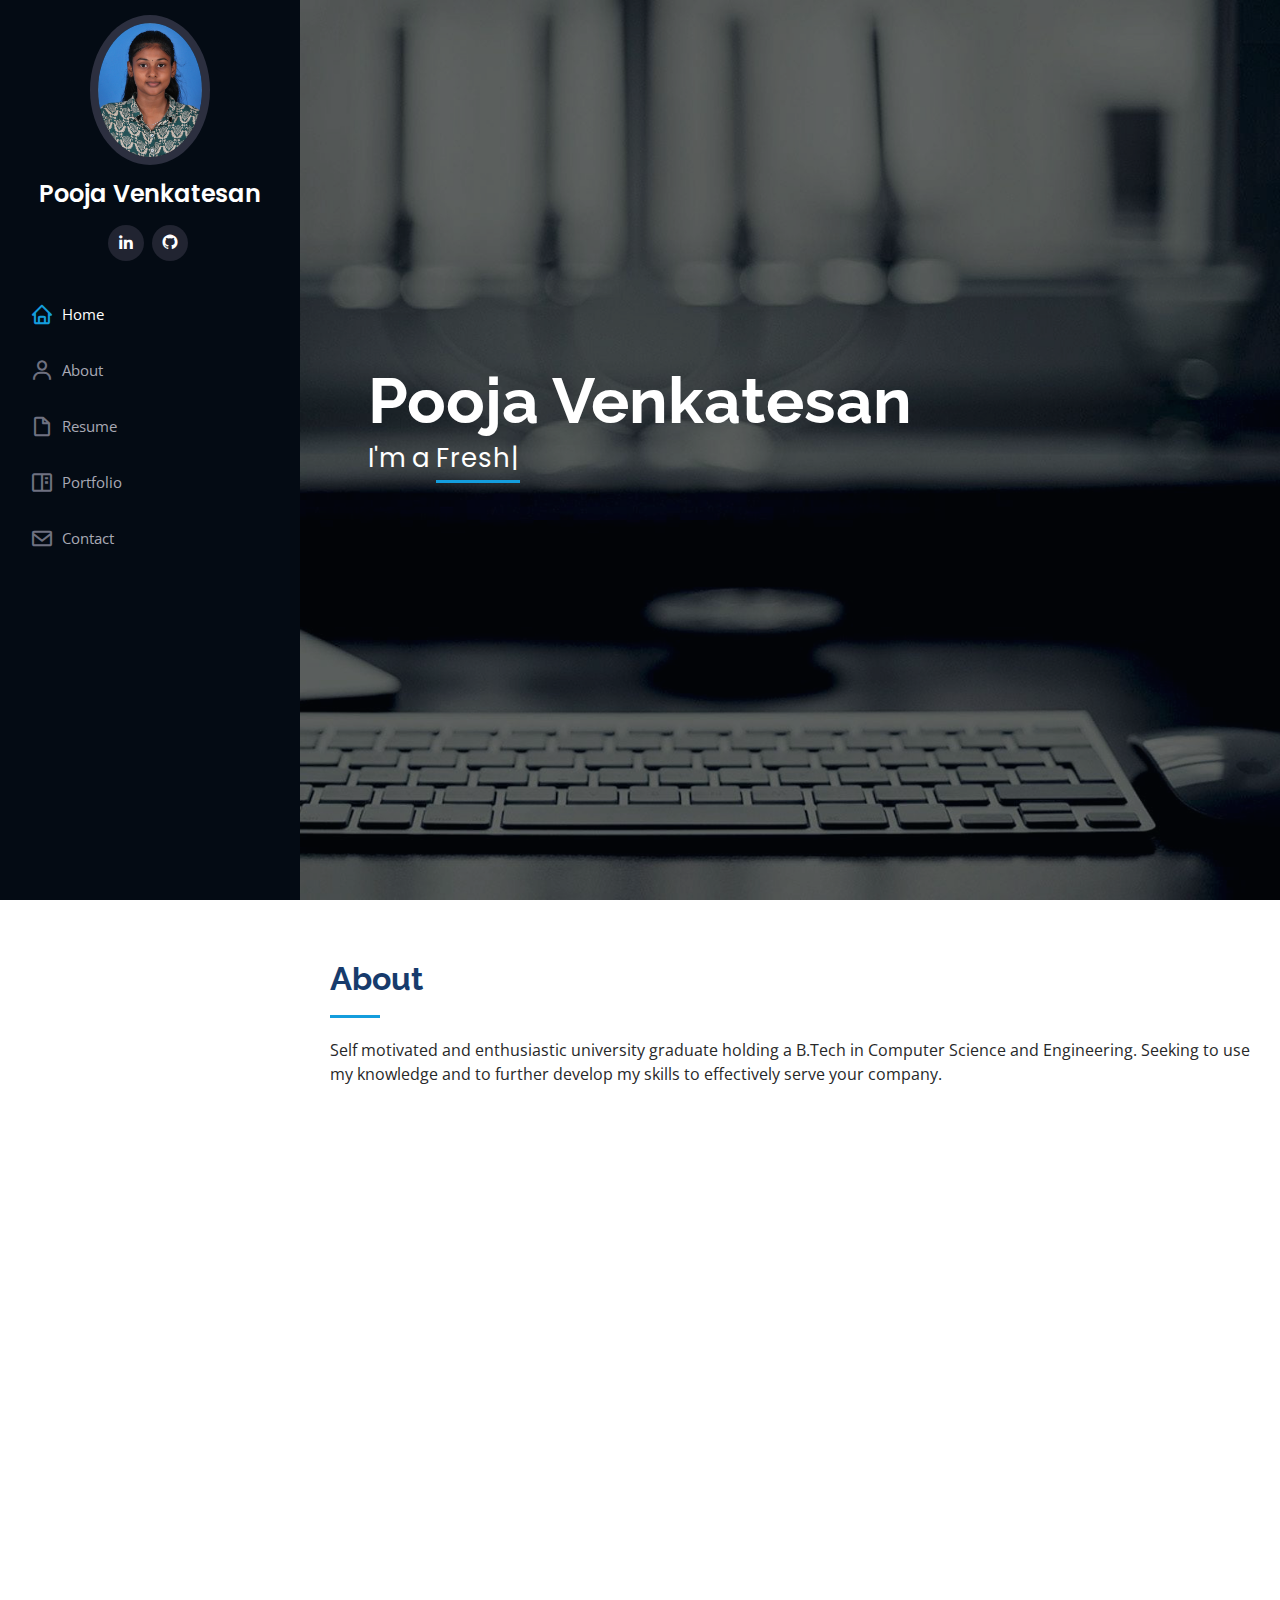
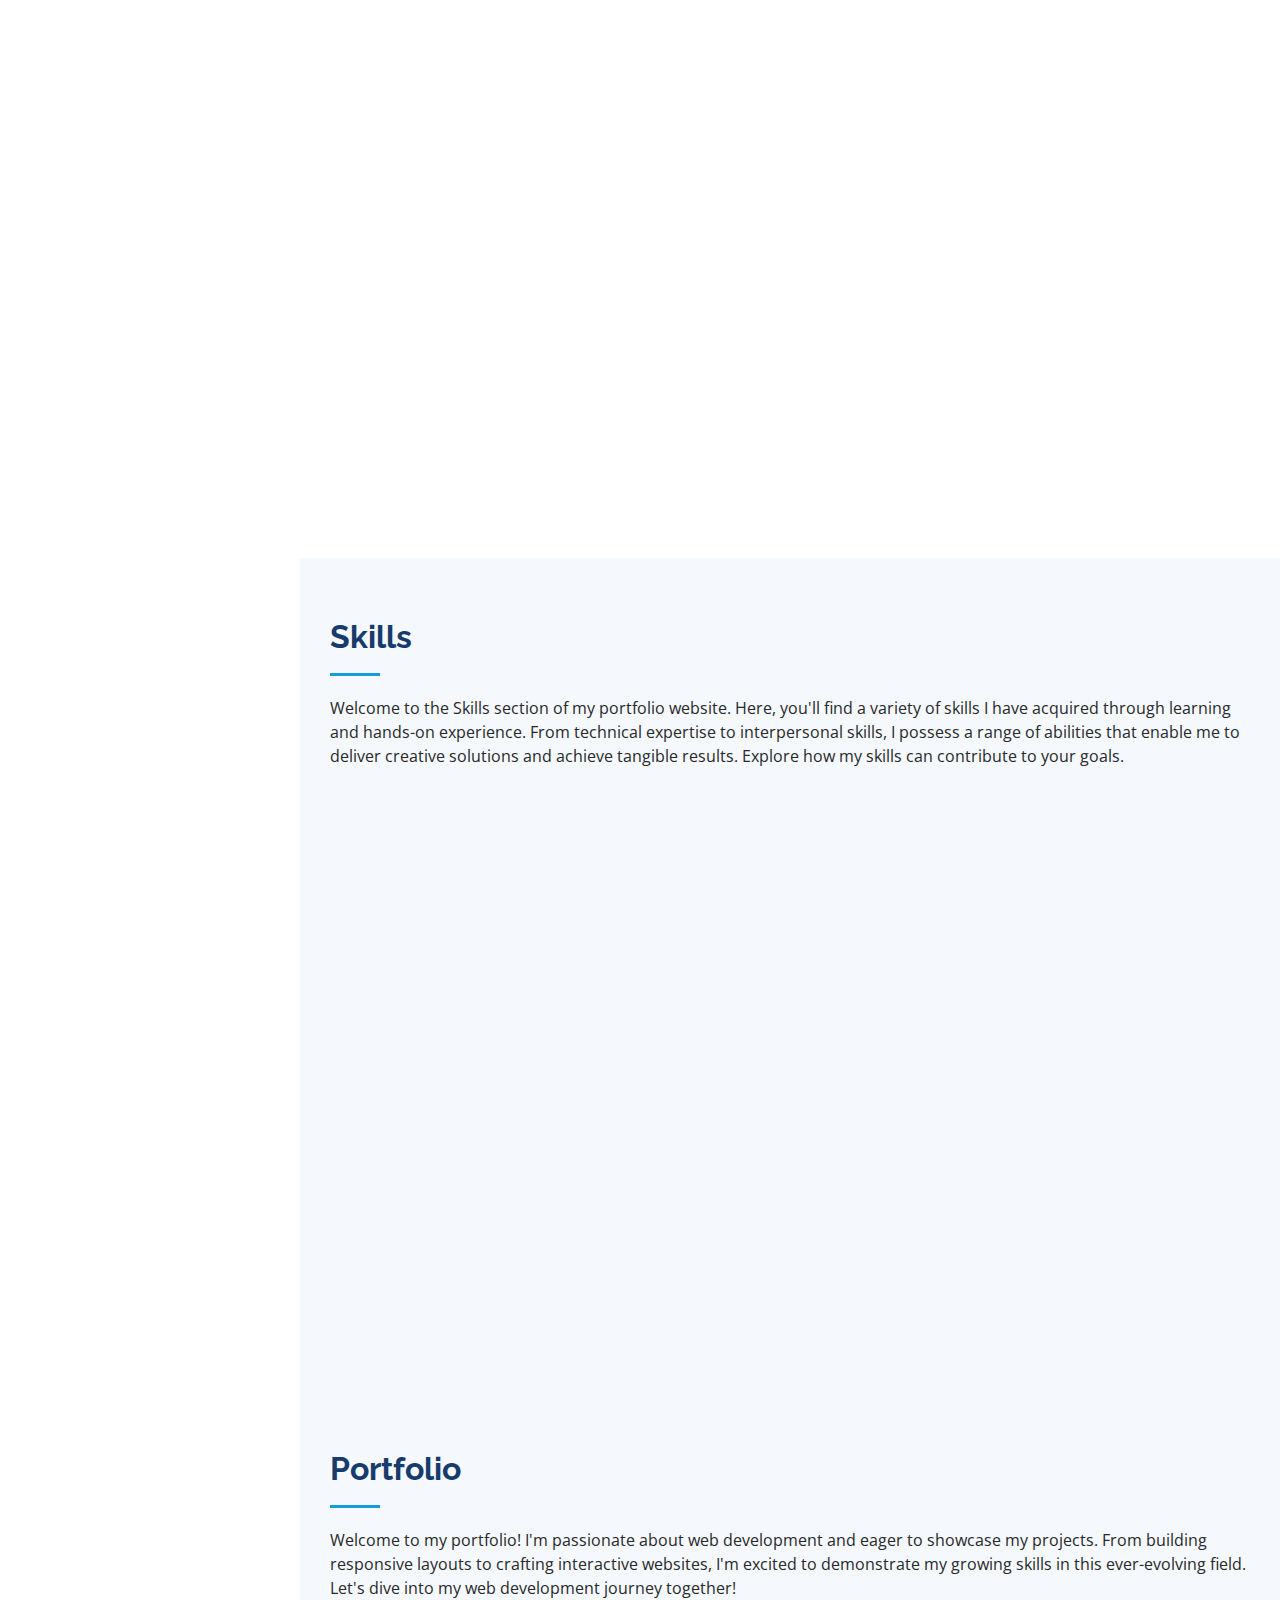
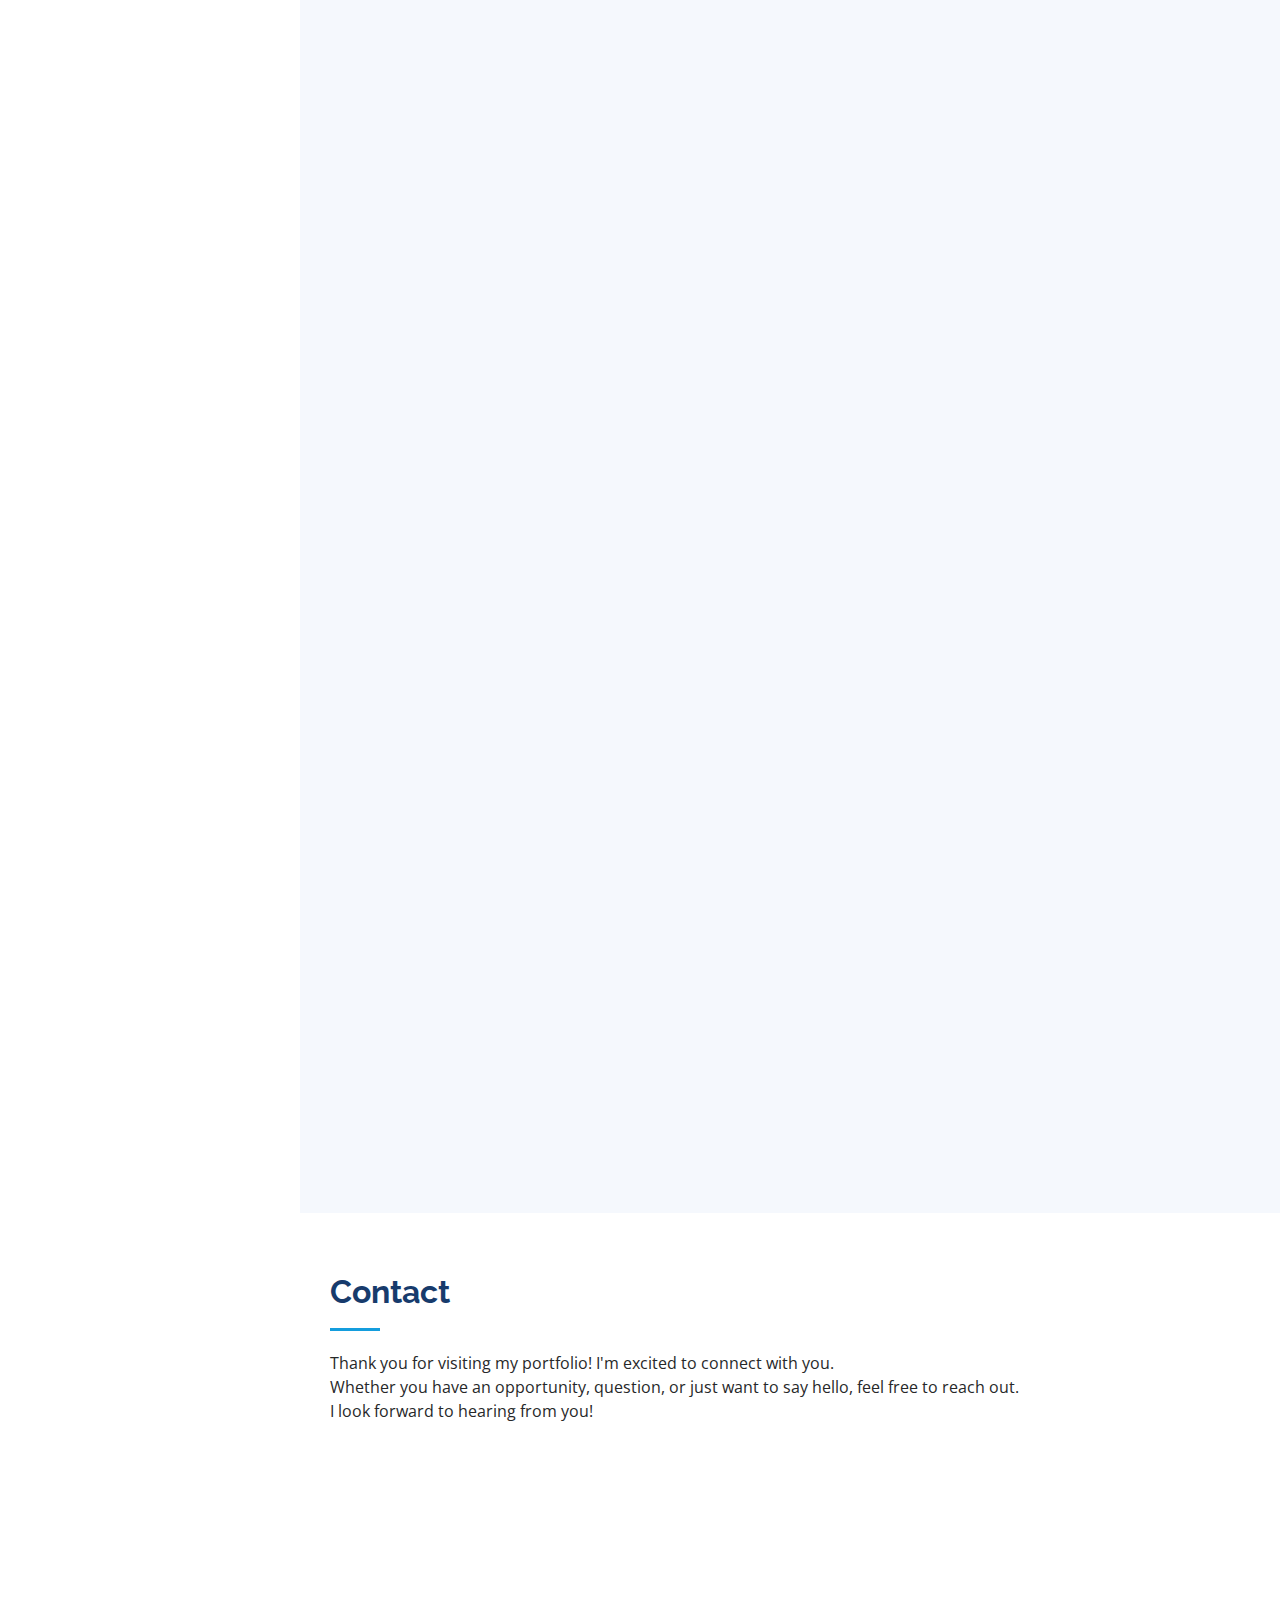
<file: index.html>
<!DOCTYPE html>
<html lang="en">

<head>
  <meta charset="utf-8">
  <meta content="width=device-width, initial-scale=1.0" name="viewport">

  <title>Portfolio</title>
  <meta content="" name="description">
  <meta content="" name="keywords">

  <!-- Favicons -->
  <link href="assets/img/favicon.png" rel="icon">
  <link href="assets/img/apple-touch-icon.png" rel="apple-touch-icon">

  <!-- Google Fonts -->
  <link href="https://fonts.googleapis.com/css?family=Open+Sans:300,300i,400,400i,600,600i,700,700i|Raleway:300,300i,400,400i,500,500i,600,600i,700,700i|Poppins:300,300i,400,400i,500,500i,600,600i,700,700i" rel="stylesheet">

  <!-- Vendor CSS Files -->
  <link href="assets/vendor/aos/aos.css" rel="stylesheet">
  <link href="assets/vendor/bootstrap/css/bootstrap.min.css" rel="stylesheet">
  <link href="assets/vendor/bootstrap-icons/bootstrap-icons.css" rel="stylesheet">
  <link href="assets/vendor/boxicons/css/boxicons.min.css" rel="stylesheet">
  <link href="assets/vendor/glightbox/css/glightbox.min.css" rel="stylesheet">
  <link href="assets/vendor/swiper/swiper-bundle.min.css" rel="stylesheet">

  <!-- Template Main CSS File -->
  <link href="assets/css/style.css" rel="stylesheet">

  <!-- =======================================================
  * Template Name: iPortfolio
  * Updated: May 30 2023 with Bootstrap v5.3.0
  * Template URL: https://bootstrapmade.com/iportfolio-bootstrap-portfolio-websites-template/
  * Author: BootstrapMade.com
  * License: https://bootstrapmade.com/license/
  ======================================================== -->
</head>

<body>

  <!-- ======= Mobile nav toggle button ======= -->
  <i class="bi bi-list mobile-nav-toggle d-xl-none"></i>

  <!-- ======= Header ======= -->
  <header id="header">
    <div class="d-flex flex-column">

      <div class="profile">
        <img src="assets/img/profile-img.jpg" alt="" class="img-fluid rounded-circle">
        <h1 class="text-light"><a href="index.html">Pooja Venkatesan</a></h1>
        
        <div class="social-links mt-3 text-center">
        
        <a href="https://www.linkedin.com/in/pooja-venkatesan-819b7b1b8/" target="_blank"  class="linkedin"><i class="bx bxl-linkedin"></i></a>
        
        <a href="https://github.com/Pooja-Venkatesan" target="_blank" class="github"><i class="bx bxl-github"></i></a>

        </div>

      </div>

      <nav id="navbar" class="nav-menu navbar">
        <ul>
          <li><a href="#hero" class="nav-link scrollto active"><i class="bx bx-home"></i> <span>Home</span></a></li>
          <li><a href="#about" class="nav-link scrollto"><i class="bx bx-user"></i> <span>About</span></a></li>
          <li><a href="#resume" class="nav-link scrollto"><i class="bx bx-file-blank"></i> <span>Resume</span></a></li>
          <li><a href="#portfolio" class="nav-link scrollto"><i class="bx bx-book-content"></i> <span>Portfolio</span></a></li>
          <!-- <li><a href="#services" class="nav-link scrollto"><i class="bx bx-server"></i> <span>Services</span></a></li> -->
          <li><a href="#contact" class="nav-link scrollto"><i class="bx bx-envelope"></i> <span>Contact</span></a></li>
        </ul>
      </nav><!-- .nav-menu -->
    </div>
  </header><!-- End Header -->

  <!-- ======= Hero Section ======= -->
  <section id="hero" class="d-flex flex-column justify-content-center align-items-center">
    <div class="hero-container" data-aos="fade-in">
      <h1>Pooja Venkatesan</h1>
      <p>I'm a <span class="typed" data-typed-items="Fresher, Web Developer,Frontend Developer"></span></p>
    </div>
  </section><!-- End Hero -->

  <main id="main">

    <!-- ======= About Section ======= -->
    <section id="about" class="about">
      <div class="container">

        <div class="section-title">
          <h2>About</h2>
          <p>Self motivated and enthusiastic university graduate holding a B.Tech in Computer Science and Engineering. Seeking to use my knowledge and to further develop my skills to effectively serve your company.</p>
        </div>

        <div class="row">
          <div class="col-lg-4" data-aos="fade-right">
            <img src="assets/img/profile-img-2.jpg" class="img-fluid" alt="">
          </div>
          <div class="col-lg-8 pt-4 pt-lg-0 content" data-aos="fade-left">
            <h3>B.Tech Computer Science &amp; Engineering</h3>
            <p class="fst-italic">
              Batch 2019-2023, Integrated with IBM Specialization
            </p>
            <div class="row">
              <div class="col-lg-6">
                <ul>
                  <li><i class="bi bi-chevron-right"></i> <strong>Birthday:</strong> <span>08 March 2002</span></li>
                  <li><i class="bi bi-chevron-right"></i> <strong>Email Id:</strong> <span>poojavenkatesan08@gmail.com</span></li>
                  <li><i class="bi bi-chevron-right"></i> <strong>Phone:</strong> <span>+91 9042277733</span></li>
                  
                </ul>
              </div>
              <div class="col-lg-6">
                <ul>
                  <li><i class="bi bi-chevron-right"></i> <strong>Age:</strong> <span>21</span></li>
                  <li><i class="bi bi-chevron-right"></i> <strong>Degree:</strong> <span>Bachelors</span></li>
                  <li><i class="bi bi-chevron-right"></i> <strong>Location:</strong> <span> Chennai, India</span></li>
                
                </ul>
              </div>
            </div>
            <hr>
            <p>
              Passionate and dedicated, I strive to create meaningful and impactful work, fueled by my love for creativity and continuous learning.
            </p>
            <p id="quote" style="font-family: Arial, sans-serif; font-size: 20px; color: #333; font-style: italic; margin-top: 30px; border-top: 2px solid #333; padding-top: 10px;">"The only way to do great work is to love what you do." - Steve Jobs</p>


          </div>
        </div>

      </div>
    </section><!-- End About Section -->

    <!-- ======= Facts Section ======= -->
    <!-- <section id="facts" class="facts">
      <div class="container">

        <div class="section-title">
          <h2>Facts</h2>
          <p>Magnam dolores commodi suscipit. Necessitatibus eius consequatur ex aliquid fuga eum quidem. Sit sint consectetur velit. Quisquam quos quisquam cupiditate. Et nemo qui impedit suscipit alias ea. Quia fugiat sit in iste officiis commodi quidem hic quas.</p>
        </div>

        <div class="row no-gutters">

          <div class="col-lg-3 col-md-6 d-md-flex align-items-md-stretch" data-aos="fade-up">
            <div class="count-box">
              <i class="bi bi-emoji-smile"></i>
              <span data-purecounter-start="0" data-purecounter-end="232" data-purecounter-duration="1" class="purecounter"></span>
              <p><strong>Happy Clients</strong> consequuntur quae</p>
            </div>
          </div>

          <div class="col-lg-3 col-md-6 d-md-flex align-items-md-stretch" data-aos="fade-up" data-aos-delay="100">
            <div class="count-box">
              <i class="bi bi-journal-richtext"></i>
              <span data-purecounter-start="0" data-purecounter-end="521" data-purecounter-duration="1" class="purecounter"></span>
              <p><strong>Projects</strong> adipisci atque cum quia aut</p>
            </div>
          </div>

          <div class="col-lg-3 col-md-6 d-md-flex align-items-md-stretch" data-aos="fade-up" data-aos-delay="200">
            <div class="count-box">
              <i class="bi bi-headset"></i>
              <span data-purecounter-start="0" data-purecounter-end="1453" data-purecounter-duration="1" class="purecounter"></span>
              <p><strong>Hours Of Support</strong> aut commodi quaerat</p>
            </div>
          </div>

          <div class="col-lg-3 col-md-6 d-md-flex align-items-md-stretch" data-aos="fade-up" data-aos-delay="300">
            <div class="count-box">
              <i class="bi bi-people"></i>
              <span data-purecounter-start="0" data-purecounter-end="32" data-purecounter-duration="1" class="purecounter"></span>
              <p><strong>Hard Workers</strong> rerum asperiores dolor</p>
            </div>
          </div>

        </div>

      </div>
    </section> -->
    
    <!-- End Facts Section -->


    <!-- ======= Resume Section ======= -->
    <section id="resume" class="resume">
      <div class="container">

        <div class="section-title">
          <h2>Resume</h2>
        </div>

        <div class="row">
          <div class="col-lg-6" data-aos="fade-up">
            <h3 class="resume-title">Summary</h3>
            <div class="resume-item pb-0">
              <h4>Pooja Venkatesan</h4>
              <p><em>
                As a passionate and driven fresher with a keen interest in web development, I am eager to embark on an exciting journey of creating innovative and user-friendly websites. With a strong foundation in HTML, CSS, and JavaScript, I am dedicated to continuous learning and honing my skills. My goal is to contribute to impactful web projects and leverage my creativity to deliver engaging digital experiences.
              </em></p>
              <ul>
                <li>Chennai, India</li>
                <li>+91 9042277733</li>
                <li>poojavenkatesan08@gmail.com</li>
              </ul>
            </div>

            <h3 class="resume-title">Education</h3>
            <div class="resume-item">
              <h4>B.TECH COMPUTER SCIENCE &amp; ENGINEERING <br>
                (Integrated IBM Specialization)</h4>
              <h5>2019 - 2023</h5>
              <p><em>B.S Abdur Rahman Crescent Institute Of Science And Technology</em></p>
              <p>CGPA 9.0/10</p>
            </div>
            <div class="resume-item">
              <h4>HIGHER SECONDARY EDUCATION</h4>
              <h5>2017 - 2019</h5>
              <p><em>Alwin Memorial Public School
                Science</em></p>
              <p> <li>Board: CBSE </li>
              <li>Percentage: 85.2%</li></p>
            </div>
            <div class="resume-item">
              <h4>SECONDARY SCHOOL EDUCATION</h4>
              <h5>2013 - 2017</h5>
              <p><em>Srimathi Sundaravalli Memorial Public School</em></p>
              <p> <li>Board: CBSE </li>
              <li>Percentage: 94%</li></p>
            </div>

            <h3 class="resume-title">Certifications</h3>
            <div class="resume-item">
              <h4>Python 101 for Data Science</h4>
              
              <ul>
                <li>IBM | February 2021</li>
              </ul>
            </div>
            <div class="resume-item">
              <h4>Enterprise Design Thinking Practitioner</h4>
              
              <ul>
                <li>IBM | August 2021</li>
              </ul>
            </div>
            <div class="resume-item">
              <h4>Technical Support Fundamentals</h4>
              
              <ul>
                <li>Google Career Certificates | September 2021</li>
              </ul>
            </div>

            <div class="resume-item">
              <h4>Responsive Web Design</h4>
              
              <ul>
                <li>freeCodeCamp | November 2021</li>
              </ul>
            </div>
            <div class="resume-item">
              <h4>Web Development with HTML, CSS, JavaScript Essentials</h4>
              
              <ul>
                <li>Coursera | November 2021</li>
              </ul>
            </div>
            <div class="resume-item">
              <h4>Introduction to Front-End Development</h4>
              
              <ul>
                <li>Meta | August 2022</li>
              </ul>
            </div>

            <div class="resume-item">
              <h4>HTML Essential Training</h4>
              
              <ul>
                <li>IBM SkillsBuild | September 2022</li>
              </ul>
            </div>

            <div class="resume-item">
              <h4>Fundamentals of Web Apps</h4>
              
              <ul>
                <li>IBM SkillsBuild | September 2022</li>
              </ul>
            </div>
          </div>

          <div class="col-lg-6" data-aos="fade-up" data-aos-delay="100">
            <h3 class="resume-title">Professional Experience</h3>
            <div class="resume-item">
              <h4>Web Development Intern</h4>
              <h5>July 2022 - April 2023</h5>
              <p><em>AATREL RENEWABLE ENERGY</em></p>
              <ul>
                <li>Developing a website for the company with Wordpress using Divi Theme.</li>
              </ul>
            </div>
            <div class="resume-item">
              <h4>Full stack Developer Intern</h4>
              <h5>Sept 2022 - Nov 2022</h5>
              <p><em>IBM SKILLS BUILD PROGRAM</em></p>
              <ul>
                <li>Developed a restaurant management system website using html, css and JavaScript as a project and completed courses.</li>
                
              </ul>
            </div>
            <div class="resume-item">
              <h4>Web Development Intern</h4>
              <h5>Sept 2021 - Oct 2021</h5>
              <p><em>THE SPARKS FOUNDATION</em></p>
              <ul>
                <li>Developed a restaurant management system website using html, css and JavaScript as a project and completed courses.</li>
              </ul>
            </div>
            <h3 class="resume-title">Project</h3>
            <div class="resume-item">
              <h4>Plagiarism Detection Tool - Plag Checker</h4>
              <h5>January 2023 - May 2023</h5>
              <p><em>Domain: AI &amp; ML</em></p>
              <ul>
                <li>Developed web based plagiarism detection tool in Python for academic
                  purpose with a team of three members.</li>
                  <li>
                    Adopted Agile methodology, implemented NLP, utilised HTML, CSS,JavaScript, Bootstrap, and Python, and received feedback with a 70% accuracy rate.
                  </li> 
              </ul>
            </div>

            <h3 class="resume-title">Workshops Attended</h3>
            <div class="resume-item">
              <h4>Robotic Process Automation - DAKSH'21</h4>
              
              <ul>
                <li>Conducted by DAKSH'21, National level TechnoManagement fest of
                  SASTRA Deemed to be University in collaboration with Skill Safari.</li>
              </ul>
            </div>
            <div class="resume-item">
              <h4>Getting started with Web Development - Sampark 2021</h4>
              
              <ul>
                <li>Conducted by Shaastra, an annual technical festival of IIT Madras.</li>
              </ul>
            </div>
            <div class="resume-item">
              <h4>Web Development - Prayatna 2k22</h4>
              
              <ul>
                <li>Conducted by Microsoft at a technical event of Madras           Institute of Technology</li>
              </ul>
            </div>

            <h3 class="resume-title">Member Of</h3>
            <div class="resume-item">
              <h4>Crescent Team Dramatix</h4>
              <h5>( Co-Head of the club )</h5>
            </div>

            <div class="resume-item">
              <h4>Cres Crew</h4>
              <h5>( Classical Dance/ Professional Dancer )</h5>
            </div>

            <h3 class="resume-title">Languages Known</h3>
            <div class="resume-item">
             
              <p>
                <li>English</li>
              <li>Tamil</li>
              <li>Telugu</li>
            </p>
            </div>

         </div>
        </div>

      </div>
    </section><!-- End Resume Section -->

    <!-- ======= Skills Section ======= -->
    <section id="skills" class="skills section-bg">
      <div class="container">

        <div class="section-title">
          <h2>Skills</h2>
          <p>Welcome to the Skills section of my portfolio website. Here, you'll find a variety of skills I have acquired through learning and hands-on experience. From technical expertise to interpersonal skills, I possess a range of abilities that enable me to deliver creative solutions and achieve tangible results. Explore how my skills can contribute to your goals.</p>
        </div>

        <div class="row skills-content">


          
          <div class="row skills-content" style="display: flex;">
            <h3 class="resume-title" style="margin-right: 10px; margin-bottom: 20px;" data-aos="fade-up">PERSONAL SKILLS</h3>
            <div class="col-lg-6" data-aos="fade-up">
              <div class="skill" >
                
                <ul style="list-style-type: disc; padding-left: 40px; line-height: 5ch;">
                  <li style="margin-right: 35px;">Adaptability</li>                     
                  <li style="margin-right: 35px;">Ownership</li>
                  <li style="margin-right: 35px;">Flexibility</li>
                  <li style="margin-right: 35px;">Team player</li>
                </ul>
              </div>
            </div>
          </div>

          <h3 class="resume-title" data-aos="fade-up">TECHNICAL SKILLS</h3>
          <div class="col-lg-6" data-aos="fade-up">

            <div class="progress">
              <span class="skill">HTML <i class="val">90%</i></span>
              <div class="progress-bar-wrap">
                <div class="progress-bar" role="progressbar" aria-valuenow="100" aria-valuemin="0" aria-valuemax="100"></div>
              </div>
            </div>

            <div class="progress">
              <span class="skill">CSS <i class="val">85%</i></span>
              <div class="progress-bar-wrap">
                <div class="progress-bar" role="progressbar" aria-valuenow="90" aria-valuemin="0" aria-valuemax="100"></div>
              </div>
            </div>

            <div class="progress">
              <span class="skill">JavaScript <i class="val">50%</i></span>
              <div class="progress-bar-wrap">
                <div class="progress-bar" role="progressbar" aria-valuenow="75" aria-valuemin="0" aria-valuemax="100"></div>
              </div>
            </div>

            <div class="progress">
              <span class="skill">Bootstrap <i class="val">70%</i></span>
              <div class="progress-bar-wrap">
                <div class="progress-bar" role="progressbar" aria-valuenow="90" aria-valuemin="0" aria-valuemax="100"></div>
              </div>
            </div>
          </div>

          <div class="col-lg-6" data-aos="fade-up" data-aos-delay="100">

            <div class="progress">
              <span class="skill">Python <i class="val">70%</i></span>
              <div class="progress-bar-wrap">
                <div class="progress-bar" role="progressbar" aria-valuenow="80" aria-valuemin="0" aria-valuemax="100"></div>
              </div>
            </div>

            <div class="progress">
              <span class="skill">Figma <i class="val">50%</i></span>
              <div class="progress-bar-wrap">
                <div class="progress-bar" role="progressbar" aria-valuenow="90" aria-valuemin="0" aria-valuemax="100"></div>
              </div>
            </div>

            <div class="progress">
              <span class="skill">Atlassian Jira <i class="val">50%</i></span>
              <div class="progress-bar-wrap">
                <div class="progress-bar" role="progressbar" aria-valuenow="90" aria-valuemin="0" aria-valuemax="100"></div>
              </div>
            </div>

            <div class="progress">
              <span class="skill">Node.js <i class="val">50%</i></span>
              <div class="progress-bar-wrap">
                <div class="progress-bar" role="progressbar" aria-valuenow="55" aria-valuemin="0" aria-valuemax="100"></div>
              </div>
            </div>

          </div>       
          
      </div>
    </section><!-- End Skills Section -->


    <!-- ======= Portfolio Section ======= -->
    <section id="portfolio" class="portfolio section-bg">
      <div class="container">

        <div class="section-title">
          <h2>Portfolio</h2>
          <p>Welcome to my portfolio! I'm passionate about web development and eager to showcase my projects. From building responsive layouts to crafting interactive websites, I'm excited to demonstrate my growing skills in this ever-evolving field. Let's dive into my web development journey together!</p>
        </div>

        <div class="row" data-aos="fade-up">
          <div class="col-lg-12 d-flex justify-content-center">
            <ul id="portfolio-flters">
              <li data-filter="*" class="filter-active">All</li>
              <li data-filter=".filter-app">Websites</li>
              <li data-filter=".filter-card">Practical learnings</li>
              <li data-filter=".filter-web">Final Year Project</li>
            </ul>
          </div>
        </div>

        <div class="row portfolio-container" data-aos="fade-up" data-aos-delay="100">

          <div class="col-lg-4 col-md-6 portfolio-item filter-app">
            <div class="portfolio-wrap">
              <img src="assets/img/portfolio/portfolio-11.jpg" style="width: 500px; height: 319px;" class="img-fluid" alt="">
              <div class="portfolio-links">
                <a href="assets/img/portfolio/portfolio-11.jpg" data-gallery="portfolioGallery" class="portfolio-lightbox" title="Websites: WoW PAWZ"><i class="bx bx-plus"></i></a>
                <a href="PD-wowpawz.html" title="More Details"><i class="bx bx-link"></i></a>
              </div>
            </div>
          </div>

          <div class="col-lg-4 col-md-6 portfolio-item filter-web">
            <div class="portfolio-wrap">
              <img src="assets/img/portfolio/portfolio-99.jpg"  style="width: 500px; height: 319px;" class="img-fluid" alt="">
              <div class="portfolio-links">
                <a href="assets/img/portfolio/portfolio-99.jpg" data-gallery="portfolioGallery" class="portfolio-lightbox" title="Final Year Project: Plag Checker"><i class="bx bx-plus"></i></a>
                <a href="PD-plagChecker.html" title="More Details"><i class="bx bx-link"></i></a>
              </div>
            </div>
          </div>

          <div class="col-lg-4 col-md-6 portfolio-item filter-app">
            <div class="portfolio-wrap">
              <img src="assets/img/portfolio/portfolio-2.jpg" style="width: 500px; height: 319px;" class="img-fluid" alt="">
              <div class="portfolio-links">
                <a href="assets/img/portfolio/portfolio-2.jpg" data-gallery="portfolioGallery" class="portfolio-lightbox" title="Websites: tinDog"><i class="bx bx-plus"></i></a>
                <a href="PD-tinDog.html" title="More Details"><i class="bx bx-link"></i></a>
              </div>
            </div>
          </div>

          
          <div class="col-lg-4 col-md-6 portfolio-item filter-card">
            <div class="portfolio-wrap">
              <img src="assets/img/portfolio/portfolio-33.jpg" style="width: 500px; height: 319px;" class="img-fluid" alt="">
              <div class="portfolio-links">
                <a href="assets/img/portfolio/portfolio-33.jpg" data-gallery="portfolioGallery" class="portfolio-lightbox" title="Practical Learning: Simon Game"><i class="bx bx-plus"></i></a>
                <a href="PD-Simon.html" title="More Details"><i class="bx bx-link"></i></a>
              </div>
            </div>
          </div>

          <div class="col-lg-4 col-md-6 portfolio-item filter-app">
            <div class="portfolio-wrap">
              <img src="assets/img/portfolio/portfolio-44.jpg" style="width: 500px; height: 319px;" style="width: 500px; height: 319px;" class="img-fluid" alt="">
              <div class="portfolio-links">
                <a href="assets/img/portfolio/portfolio-44.jpg" data-gallery="portfolioGallery" class="portfolio-lightbox" title="Website: Banking System"><i class="bx bx-plus"></i></a>
                <a href="PD-bank.html" title="More Details"><i class="bx bx-link"></i></a>
              </div>
            </div>
          </div>

          <div class="col-lg-4 col-md-6 portfolio-item filter-card">
            <div class="portfolio-wrap">
              <img src="assets/img/portfolio/portfolio-55.jpg" style="width: 500px; height: 319px;" class="img-fluid" alt="">
              <div class="portfolio-links">
                <a href="assets/img/portfolio/portfolio-55.jpg" data-gallery="portfolioGallery" class="portfolio-lightbox" title="Practical learning: Color Gradient"><i class="bx bx-plus"></i></a>
                <a href="PD-color.html" title="More Details"><i class="bx bx-link"></i></a>
              </div>
            </div>
          </div>

          <div class="col-lg-4 col-md-6 portfolio-item filter-card">
            <div class="portfolio-wrap">
              <img src="assets/img/portfolio/portfolio-66.jpg" style="width: 500px; height: 319px;" class="img-fluid" alt="">
              <div class="portfolio-links">
                <a href="assets/img/portfolio/portfolio-66.jpg" data-gallery="portfolioGallery" class="portfolio-lightbox" title="Practical Learning: Drum Kit"><i class="bx bx-plus"></i></a>
                <a href="PD-drumkit.html" title="More Details"><i class="bx bx-link"></i></a>
              </div>
            </div>
          </div>

          <div class="col-lg-4 col-md-6 portfolio-item filter-card">
            <div class="portfolio-wrap">
              <img src="assets/img/portfolio/portfolio-77.jpg" style="width: 500px; height: 319px;" class="img-fluid" alt="">
              <div class="portfolio-links">
                <a href="assets/img/portfolio/portfolio-77.jpg" data-gallery="portfolioGallery" class="portfolio-lightbox" title="Practical learning: Simple Interest Calculator"><i class="bx bx-plus"></i></a>
                <a href="PD-SI.html" title="More Details"><i class="bx bx-link"></i></a>
              </div>
            </div>
          </div>

          <div class="col-lg-4 col-md-6 portfolio-item filter-card">
            <div class="portfolio-wrap">
              <img src="assets/img/portfolio/portfolio-88.jpg" style="width: 500px; height: 319px;" class="img-fluid" alt="">
              <div class="portfolio-links">
                <a href="assets/img/portfolio/portfolio-88.jpg" data-gallery="portfolioGallery" class="portfolio-lightbox" title="Practical learning: Dice"><i class="bx bx-plus"></i></a>
                <a href="PD-dice.html" title="More Details"><i class="bx bx-link"></i></a>
              </div>
            </div>
          </div>

    

        </div>

      </div>
    </section>
    
    <!-- End Portfolio Section -->

    <!-- ======= Services Section ======= -->
    <!-- <section id="services" class="services">
      <div class="container">

        <div class="section-title">
          <h2>Services</h2>
          <p>Magnam dolores commodi suscipit. Necessitatibus eius consequatur ex aliquid fuga eum quidem. Sit sint consectetur velit. Quisquam quos quisquam cupiditate. Et nemo qui impedit suscipit alias ea. Quia fugiat sit in iste officiis commodi quidem hic quas.</p>
        </div>

        <div class="row">
          <div class="col-lg-4 col-md-6 icon-box" data-aos="fade-up">
            <div class="icon"><i class="bi bi-briefcase"></i></div>
            <h4 class="title"><a href="">Lorem Ipsum</a></h4>
            <p class="description">Voluptatum deleniti atque corrupti quos dolores et quas molestias excepturi sint occaecati cupiditate non provident</p>
          </div>
          <div class="col-lg-4 col-md-6 icon-box" data-aos="fade-up" data-aos-delay="100">
            <div class="icon"><i class="bi bi-card-checklist"></i></div>
            <h4 class="title"><a href="">Dolor Sitema</a></h4>
            <p class="description">Minim veniam, quis nostrud exercitation ullamco laboris nisi ut aliquip ex ea commodo consequat tarad limino ata</p>
          </div>
          <div class="col-lg-4 col-md-6 icon-box" data-aos="fade-up" data-aos-delay="200">
            <div class="icon"><i class="bi bi-bar-chart"></i></div>
            <h4 class="title"><a href="">Sed ut perspiciatis</a></h4>
            <p class="description">Duis aute irure dolor in reprehenderit in voluptate velit esse cillum dolore eu fugiat nulla pariatur</p>
          </div>
          <div class="col-lg-4 col-md-6 icon-box" data-aos="fade-up" data-aos-delay="300">
            <div class="icon"><i class="bi bi-binoculars"></i></div>
            <h4 class="title"><a href="">Magni Dolores</a></h4>
            <p class="description">Excepteur sint occaecat cupidatat non proident, sunt in culpa qui officia deserunt mollit anim id est laborum</p>
          </div>
          <div class="col-lg-4 col-md-6 icon-box" data-aos="fade-up" data-aos-delay="400">
            <div class="icon"><i class="bi bi-brightness-high"></i></div>
            <h4 class="title"><a href="">Nemo Enim</a></h4>
            <p class="description">At vero eos et accusamus et iusto odio dignissimos ducimus qui blanditiis praesentium voluptatum deleniti atque</p>
          </div>
          <div class="col-lg-4 col-md-6 icon-box" data-aos="fade-up" data-aos-delay="500">
            <div class="icon"><i class="bi bi-calendar4-week"></i></div>
            <h4 class="title"><a href="">Eiusmod Tempor</a></h4>
            <p class="description">Et harum quidem rerum facilis est et expedita distinctio. Nam libero tempore, cum soluta nobis est eligendi</p>
          </div>
        </div>

      </div>
    </section>-->
    <!-- End Services Section  -->

    <!-- ======= Testimonials Section ======= -->
    <!-- <section id="testimonials" class="testimonials section-bg">
      <div class="container">

        <div class="section-title">
          <h2>Testimonials</h2>
          <p>Magnam dolores commodi suscipit. Necessitatibus eius consequatur ex aliquid fuga eum quidem. Sit sint consectetur velit. Quisquam quos quisquam cupiditate. Et nemo qui impedit suscipit alias ea. Quia fugiat sit in iste officiis commodi quidem hic quas.</p>
        </div>

        <div class="testimonials-slider swiper" data-aos="fade-up" data-aos-delay="100">
          <div class="swiper-wrapper">

            <div class="swiper-slide">
              <div class="testimonial-item" data-aos="fade-up">
                <p>
                  <i class="bx bxs-quote-alt-left quote-icon-left"></i>
                  Proin iaculis purus consequat sem cure digni ssim donec porttitora entum suscipit rhoncus. Accusantium quam, ultricies eget id, aliquam eget nibh et. Maecen aliquam, risus at semper.
                  <i class="bx bxs-quote-alt-right quote-icon-right"></i>
                </p>
                <img src="assets/img/testimonials/testimonials-1.jpg" class="testimonial-img" alt="">
                <h3>Saul Goodman</h3>
                <h4>Ceo &amp; Founder</h4>
              </div>
            </div> -->
            <!-- End testimonial item -->

            <!-- <div class="swiper-slide">
              <div class="testimonial-item" data-aos="fade-up" data-aos-delay="100">
                <p>
                  <i class="bx bxs-quote-alt-left quote-icon-left"></i>
                  Export tempor illum tamen malis malis eram quae irure esse labore quem cillum quid cillum eram malis quorum velit fore eram velit sunt aliqua noster fugiat irure amet legam anim culpa.
                  <i class="bx bxs-quote-alt-right quote-icon-right"></i>
                </p>
                <img src="assets/img/testimonials/testimonials-2.jpg" class="testimonial-img" alt="">
                <h3>Sara Wilsson</h3>
                <h4>Designer</h4>
              </div>
            </div> -->
            <!-- End testimonial item -->

            <!-- <div class="swiper-slide">
              <div class="testimonial-item" data-aos="fade-up" data-aos-delay="200">
                <p>
                  <i class="bx bxs-quote-alt-left quote-icon-left"></i>
                  Enim nisi quem export duis labore cillum quae magna enim sint quorum nulla quem veniam duis minim tempor labore quem eram duis noster aute amet eram fore quis sint minim.
                  <i class="bx bxs-quote-alt-right quote-icon-right"></i>
                </p>
                <img src="assets/img/testimonials/testimonials-3.jpg" class="testimonial-img" alt="">
                <h3>Jena Karlis</h3>
                <h4>Store Owner</h4>
              </div>
            </div> -->
            <!-- End testimonial item -->

            <!-- <div class="swiper-slide">
              <div class="testimonial-item" data-aos="fade-up" data-aos-delay="300">
                <p>
                  <i class="bx bxs-quote-alt-left quote-icon-left"></i>
                  Fugiat enim eram quae cillum dolore dolor amet nulla culpa multos export minim fugiat minim velit minim dolor enim duis veniam ipsum anim magna sunt elit fore quem dolore labore illum veniam.
                  <i class="bx bxs-quote-alt-right quote-icon-right"></i>
                </p>
                <img src="assets/img/testimonials/testimonials-4.jpg" class="testimonial-img" alt="">
                <h3>Matt Brandon</h3>
                <h4>Freelancer</h4>
              </div>
            </div> -->
            <!-- End testimonial item -->

            <!-- <div class="swiper-slide">
              <div class="testimonial-item" data-aos="fade-up" data-aos-delay="400">
                <p>
                  <i class="bx bxs-quote-alt-left quote-icon-left"></i>
                  Quis quorum aliqua sint quem legam fore sunt eram irure aliqua veniam tempor noster veniam enim culpa labore duis sunt culpa nulla illum cillum fugiat legam esse veniam culpa fore nisi cillum quid.
                  <i class="bx bxs-quote-alt-right quote-icon-right"></i>
                </p>
                <img src="assets/img/testimonials/testimonials-5.jpg" class="testimonial-img" alt="">
                <h3>John Larson</h3>
                <h4>Entrepreneur</h4>
              </div>
            </div>-->

            <!-- End testimonial item -->

          <!-- </div>
          <div class="swiper-pagination"></div>
        </div>

      </div>
    </section>  -->
    <!-- End Testimonials Section -->

    <!-- ======= Contact Section ======= -->
     <section id="contact" class="contact">
      <div class="container">

        <div class="section-title">
          <h2>Contact</h2>
          <p>Thank you for visiting my portfolio! I'm excited to connect with you. <br>Whether you have an opportunity, question, or just want to say hello, feel free to reach out.<br>I look forward to hearing from you!</p>
        </div>

        <div class="row" data-aos="fade-in">

          <div class="col-lg-6 d-flex align-items-stretch">
            <div class="info">
              <div class="address">
                <i class="bi bi-geo-alt"></i>
                <h4>Location:</h4>
                <p>Chennai, India</p>
              </div>

              <div class="email">
                <i class="bi bi-envelope"></i>
                <h4>Email:</h4>
                <p>poojavenkatesan08@gmail.com</p>
              </div>

              <div class="phone">
                <i class="bi bi-phone"></i>
                <h4>Call:</h4>
                <p>+91 9042277733</p>
              </div>
              
            </div>

          </div>       

          <div class="col-lg-6 mt-5 mt-lg-0 d-flex align-items-stretch">
            <div class="info">
              <div class="address">
                <br>
                <a href="https://www.linkedin.com/in/pooja-venkatesan-819b7b1b8/" target="_blank"  class="linkedin"><i class="bx bxl-linkedin"></i></a>
                <h4>LinkedIn : </h4>
                <a href="https://www.linkedin.com/in/pooja-venkatesan-819b7b1b8/" target="_blank"  class="linkedin"><p>Click to check my profile.</p></a>
              </div>
              <br>
              <div class="address">
                
                <a href="https://github.com/Pooja-Venkatesan" target="_blank" class="github"><i class="bx bxl-github"></i></a>
                <h4>GitHub : </h4>
                <a href="https://github.com/Pooja-Venkatesan" target="_blank" class="github"><p>Click to visit my github repositories.</p></a>
              </div>
                  
                
                  
               
                <!-- <a href="https://www.linkedin.com/in/pooja-venkatesan-819b7b1b8/" target="_blank" class="linkedin"> LinkedIn <i class="bi bi-linkedin"></i></a> 
                <a href="https://github.com/Pooja-Venkatesan" target="_blank" class="github"> GitHub <i class="bi bi-github"></i></a> -->
              </div>
            </div>
            
          </div>
          
          
       

        </div>

      </div>
    </section>
    <!-- End Contact Section -->

  </main><!-- End #main -->

  <!-- ======= Footer ======= -->
 

  <a href="#" class="back-to-top d-flex align-items-center justify-content-center"><i class="bi bi-arrow-up-short"></i></a>

  
  <!-- Vendor JS Files -->
  <script src="assets/vendor/purecounter/purecounter_vanilla.js"></script>
  <script src="assets/vendor/aos/aos.js"></script>
  <script src="assets/vendor/bootstrap/js/bootstrap.bundle.min.js"></script>
  <script src="assets/vendor/glightbox/js/glightbox.min.js"></script>
  <script src="assets/vendor/isotope-layout/isotope.pkgd.min.js"></script>
  <script src="assets/vendor/swiper/swiper-bundle.min.js"></script>
  <script src="assets/vendor/typed.js/typed.umd.js"></script>
  <script src="assets/vendor/waypoints/noframework.waypoints.js"></script>
  <script src="assets/vendor/php-email-form/validate.js"></script>

  <!-- Template Main JS File -->
  <script src="assets/js/main.js"></script>

</body>

</html>
</file>
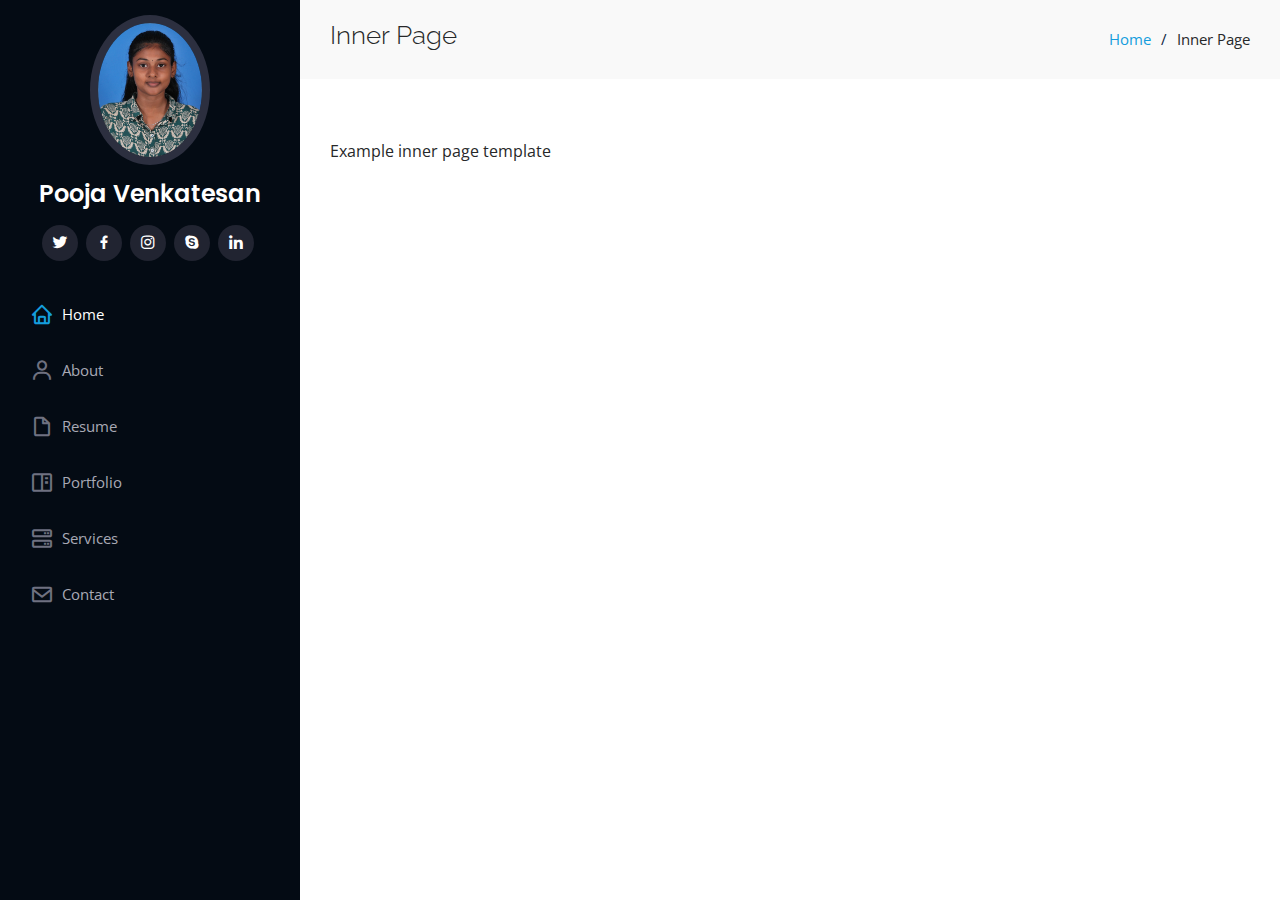
<file: inner-page.html>
<!DOCTYPE html>
<html lang="en">

<head>
  <meta charset="utf-8">
  <meta content="width=device-width, initial-scale=1.0" name="viewport">

  <title>Inner Page</title>
  <meta content="" name="description">
  <meta content="" name="keywords">

  <!-- Favicons -->
  <link href="assets/img/favicon.png" rel="icon">
  <link href="assets/img/apple-touch-icon.png" rel="apple-touch-icon">

  <!-- Google Fonts -->
  <link href="https://fonts.googleapis.com/css?family=Open+Sans:300,300i,400,400i,600,600i,700,700i|Raleway:300,300i,400,400i,500,500i,600,600i,700,700i|Poppins:300,300i,400,400i,500,500i,600,600i,700,700i" rel="stylesheet">

  <!-- Vendor CSS Files -->
  <link href="assets/vendor/aos/aos.css" rel="stylesheet">
  <link href="assets/vendor/bootstrap/css/bootstrap.min.css" rel="stylesheet">
  <link href="assets/vendor/bootstrap-icons/bootstrap-icons.css" rel="stylesheet">
  <link href="assets/vendor/boxicons/css/boxicons.min.css" rel="stylesheet">
  <link href="assets/vendor/glightbox/css/glightbox.min.css" rel="stylesheet">
  <link href="assets/vendor/swiper/swiper-bundle.min.css" rel="stylesheet">

  <!-- Template Main CSS File -->
  <link href="assets/css/style.css" rel="stylesheet">

  <!-- =======================================================
  * Template Name: iPortfolio
  * Updated: May 30 2023 with Bootstrap v5.3.0
  * Template URL: https://bootstrapmade.com/iportfolio-bootstrap-portfolio-websites-template/
  * Author: BootstrapMade.com
  * License: https://bootstrapmade.com/license/
  ======================================================== -->
</head>

<body>

  <!-- ======= Mobile nav toggle button ======= -->
  <i class="bi bi-list mobile-nav-toggle d-xl-none"></i>

  <!-- ======= Header ======= -->
  <header id="header">
    <div class="d-flex flex-column">

      <div class="profile">
        <img src="assets/img/profile-img.jpg" alt="" class="img-fluid rounded-circle">
        <h1 class="text-light"><a href="index.html">Pooja Venkatesan</a></h1>
        <div class="social-links mt-3 text-center">
          <a href="#" class="twitter"><i class="bx bxl-twitter"></i></a>
          <a href="#" class="facebook"><i class="bx bxl-facebook"></i></a>
          <a href="#" class="instagram"><i class="bx bxl-instagram"></i></a>
          <a href="#" class="google-plus"><i class="bx bxl-skype"></i></a>
          <a href="#" class="linkedin"><i class="bx bxl-linkedin"></i></a>
        </div>
      </div>

      <nav id="navbar" class="nav-menu navbar">
        <ul>
          <li><a href="index.html" class="nav-link scrollto active"><i class="bx bx-home"></i> <span>Home</span></a></li>
          <li><a href="#about" class="nav-link scrollto"><i class="bx bx-user"></i> <span>About</span></a></li>
          <li><a href="#resume" class="nav-link scrollto"><i class="bx bx-file-blank"></i> <span>Resume</span></a></li>
          <li><a href="#portfolio" class="nav-link scrollto"><i class="bx bx-book-content"></i> <span>Portfolio</span></a></li>
          <li><a href="#services" class="nav-link scrollto"><i class="bx bx-server"></i> <span>Services</span></a></li>
          <li><a href="#contact" class="nav-link scrollto"><i class="bx bx-envelope"></i> <span>Contact</span></a></li>
        </ul>
      </nav><!-- .nav-menu -->
    </div>
  </header><!-- End Header -->

  <main id="main">

    <!-- ======= Breadcrumbs ======= -->
    <section class="breadcrumbs">
      <div class="container">

        <div class="d-flex justify-content-between align-items-center">
          <h2>Inner Page</h2>
          <ol>
            <li><a href="index.html">Home</a></li>
            <li>Inner Page</li>
          </ol>
        </div>

      </div>
    </section><!-- End Breadcrumbs -->

    <section class="inner-page">
      <div class="container">
        <p>
          Example inner page template
        </p>
      </div>
    </section>

  </main><!-- End #main -->

  <!-- ======= Footer ======= -->
  <footer id="footer">
    <div class="container">
      <div class="copyright">
        
      </div>
      
    </div>
  </footer><!-- End  Footer -->

  <a href="#" class="back-to-top d-flex align-items-center justify-content-center"><i class="bi bi-arrow-up-short"></i></a>

  <!-- Vendor JS Files -->
  <script src="assets/vendor/purecounter/purecounter_vanilla.js"></script>
  <script src="assets/vendor/aos/aos.js"></script>
  <script src="assets/vendor/bootstrap/js/bootstrap.bundle.min.js"></script>
  <script src="assets/vendor/glightbox/js/glightbox.min.js"></script>
  <script src="assets/vendor/isotope-layout/isotope.pkgd.min.js"></script>
  <script src="assets/vendor/swiper/swiper-bundle.min.js"></script>
  <script src="assets/vendor/typed.js/typed.umd.js"></script>
  <script src="assets/vendor/waypoints/noframework.waypoints.js"></script>
  <script src="assets/vendor/php-email-form/validate.js"></script>

  <!-- Template Main JS File -->
  <script src="assets/js/main.js"></script>

</body>

</html>
</file>
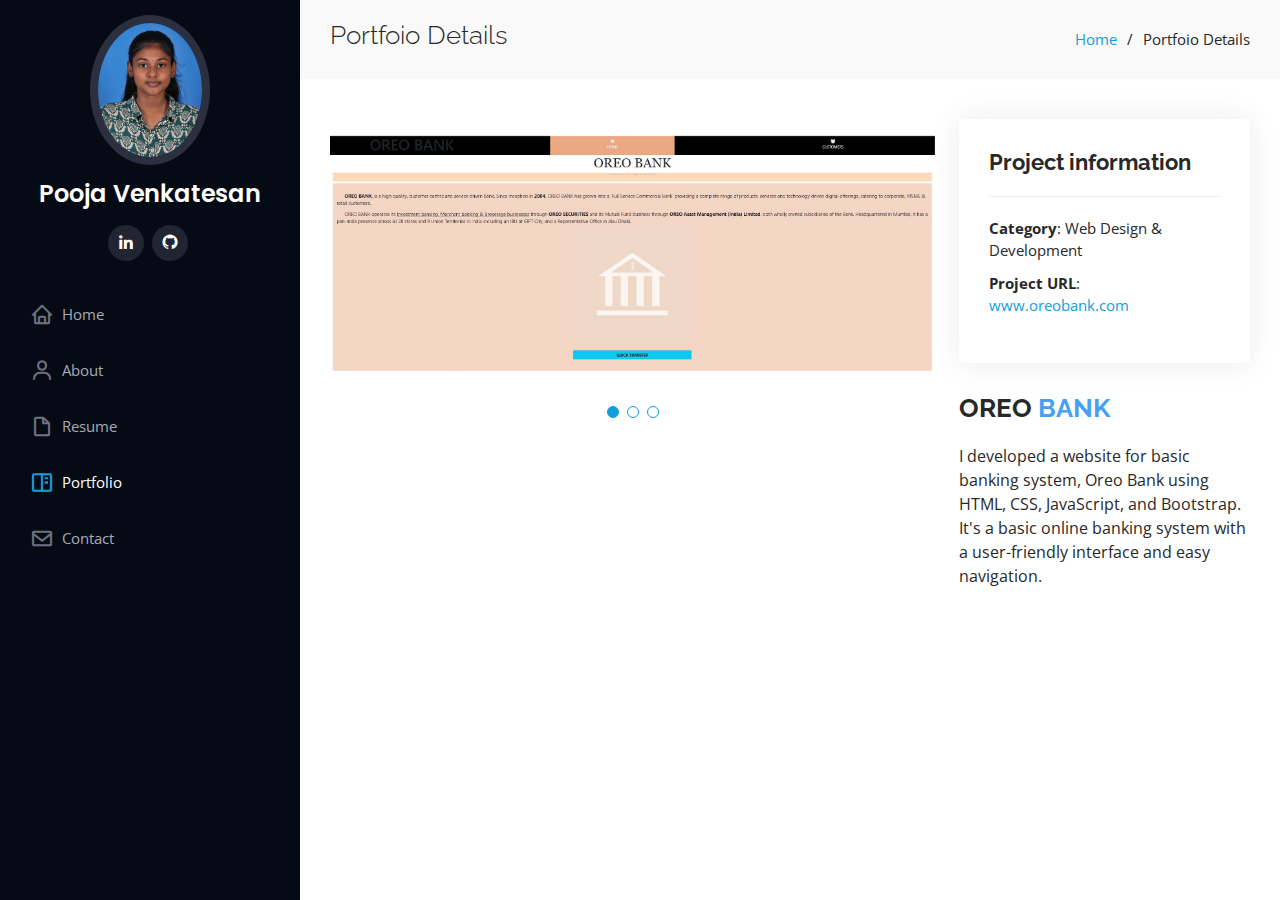
<file: PD-bank.html>
<!DOCTYPE html>
<html lang="en">

<head>
  <meta charset="utf-8">
  <meta content="width=device-width, initial-scale=1.0" name="viewport">

  <title>Portfolio Details</title>
  <meta content="" name="description">
  <meta content="" name="keywords">

  <!-- Favicons -->
  <link href="assets/img/favicon.png" rel="icon">
  <link href="assets/img/apple-touch-icon.png" rel="apple-touch-icon">

  <!-- Google Fonts -->
  <link href="https://fonts.googleapis.com/css?family=Open+Sans:300,300i,400,400i,600,600i,700,700i|Raleway:300,300i,400,400i,500,500i,600,600i,700,700i|Poppins:300,300i,400,400i,500,500i,600,600i,700,700i" rel="stylesheet">

  <!-- Vendor CSS Files -->
  <link href="assets/vendor/aos/aos.css" rel="stylesheet">
  <link href="assets/vendor/bootstrap/css/bootstrap.min.css" rel="stylesheet">
  <link href="assets/vendor/bootstrap-icons/bootstrap-icons.css" rel="stylesheet">
  <link href="assets/vendor/boxicons/css/boxicons.min.css" rel="stylesheet">
  <link href="assets/vendor/glightbox/css/glightbox.min.css" rel="stylesheet">
  <link href="assets/vendor/swiper/swiper-bundle.min.css" rel="stylesheet">

  <!-- Template Main CSS File -->
  <link href="assets/css/style.css" rel="stylesheet">

  <!-- =======================================================
  * Template Name: iPortfolio
  * Updated: May 30 2023 with Bootstrap v5.3.0
  * Template URL: https://bootstrapmade.com/iportfolio-bootstrap-portfolio-websites-template/
  * Author: BootstrapMade.com
  * License: https://bootstrapmade.com/license/
  ======================================================== -->
</head>

<body>

  <!-- ======= Mobile nav toggle button ======= -->
  <i class="bi bi-list mobile-nav-toggle d-xl-none"></i>

  <!-- ======= Header ======= -->
  <header id="header">
    <div class="d-flex flex-column">

      <div class="profile">
        <img src="assets/img/profile-img.jpg" alt="" class="img-fluid rounded-circle">
        <h1 class="text-light"><a href="index.html">Pooja Venkatesan</a></h1>
        <div class="social-links mt-3 text-center">
          
        <a href="https://www.linkedin.com/in/pooja-venkatesan-819b7b1b8/" target="_blank"  class="linkedin"><i class="bx bxl-linkedin"></i></a>
        
        <a href="https://github.com/Pooja-Venkatesan" target="_blank" class="github"><i class="bx bxl-github"></i></a>
          
        </div>
      </div>

      <nav id="navbar" class="nav-menu navbar">
        <ul>
          <li><a href="index.html" class="nav-link scrollto"><i class="bx bx-home"></i> <span>Home</span></a></li>
          <li><a href="#about" class="nav-link scrollto"><i class="bx bx-user"></i> <span>About</span></a></li>
          <li><a href="#resume" class="nav-link scrollto"><i class="bx bx-file-blank"></i> <span>Resume</span></a></li>
          <li><a href="#portfolio" class="nav-link scrollto active"><i class="bx bx-book-content"></i> <span>Portfolio</span></a></li>
          <!-- <li><a href="#services" class="nav-link scrollto"><i class="bx bx-server"></i> <span>Services</span></a></li> -->
          <li><a href="#contact" class="nav-link scrollto"><i class="bx bx-envelope"></i> <span>Contact</span></a></li>
        </ul>
      </nav><!-- .nav-menu -->
    </div>
  </header><!-- End Header -->

  <main id="main">

    <!-- ======= Breadcrumbs ======= -->
    <section id="breadcrumbs" class="breadcrumbs">
      <div class="container">

        <div class="d-flex justify-content-between align-items-center">
          <h2>Portfoio Details</h2>
          <ol>
            <li><a href="index.html">Home</a></li>
            <li>Portfoio Details</li>
          </ol>
        </div>

      </div>
    </section><!-- End Breadcrumbs -->

    <!-- ======= Portfolio Details Section ======= -->
    <section id="portfolio-details" class="portfolio-details">
      <div class="container">

        <div class="row gy-4">

          <div class="col-lg-8">
            <div class="portfolio-details-slider swiper">
              <div class="swiper-wrapper align-items-center">

                <div class="swiper-slide">
                  <img src="assets/img/portfolio/bank1.JPG" alt="">
                </div>

                <div class="swiper-slide">
                  <img src="assets/img/portfolio/bank2.JPG" alt="">
                </div>

                <div class="swiper-slide">
                  <img src="assets/img/portfolio/bank3.JPG" alt="">
                </div>

              </div>
              <div class="swiper-pagination"></div>
            </div>
          </div>

          <div class="col-lg-4">
            <div class="portfolio-info">
              <h3>Project information</h3>
              <ul>
                <li><strong>Category</strong>: Web Design & Development</li>
                <li><strong>Project URL</strong>: <a href="https://pooja-venkatesan.github.io/BASIC-BANKING-SYSTEM/" target="_blank">www.oreobank.com</a></li>
              </ul>
            </div>
            <div class="portfolio-description">
              <h2>OREO <span style="color: rgb(70, 160, 244);">BANK</span></h2>
              <p>  I developed a website for basic banking system, Oreo Bank using HTML, CSS, JavaScript, and Bootstrap. It's a basic online banking system with a user-friendly interface and easy navigation.
              </p>
            </div>
          </div>

        </div>

      </div>
    </section><!-- End Portfolio Details Section -->

  </main><!-- End #main -->

  <!-- ======= Footer ======= -->
  <footer id="footer">
    <div class="container">
      
      <div class="credits">
        <!-- All the links in the footer should remain intact. -->
        <!-- You can delete the links only if you purchased the pro version. -->
        <!-- Licensing information: https://bootstrapmade.com/license/ -->
        <!-- Purchase the pro version with working PHP/AJAX contact form: https://bootstrapmade.com/iportfolio-bootstrap-portfolio-websites-template/ -->
        
      </div>
    </div>
  </footer><!-- End  Footer -->

  <a href="#" class="back-to-top d-flex align-items-center justify-content-center"><i class="bi bi-arrow-up-short"></i></a>

  <!-- Vendor JS Files -->
  <script src="assets/vendor/purecounter/purecounter_vanilla.js"></script>
  <script src="assets/vendor/aos/aos.js"></script>
  <script src="assets/vendor/bootstrap/js/bootstrap.bundle.min.js"></script>
  <script src="assets/vendor/glightbox/js/glightbox.min.js"></script>
  <script src="assets/vendor/isotope-layout/isotope.pkgd.min.js"></script>
  <script src="assets/vendor/swiper/swiper-bundle.min.js"></script>
  <script src="assets/vendor/typed.js/typed.umd.js"></script>
  <script src="assets/vendor/waypoints/noframework.waypoints.js"></script>
  <script src="assets/vendor/php-email-form/validate.js"></script>

  <!-- Template Main JS File -->
  <script src="assets/js/main.js"></script>

</body>

</html>
</file>
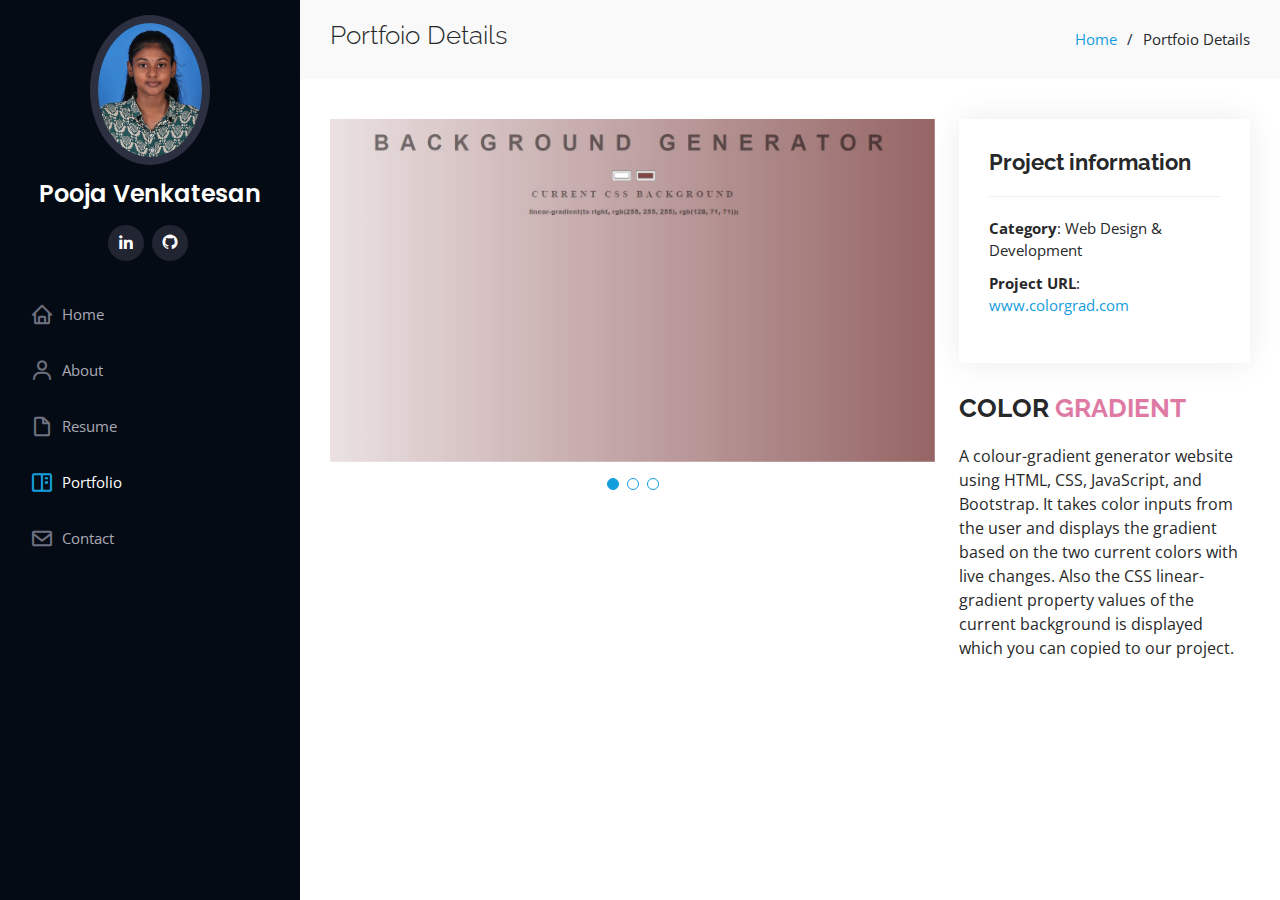
<file: PD-color.html>
<!DOCTYPE html>
<html lang="en">

<head>
  <meta charset="utf-8">
  <meta content="width=device-width, initial-scale=1.0" name="viewport">

  <title>Portfolio Details</title>
  <meta content="" name="description">
  <meta content="" name="keywords">

  <!-- Favicons -->
  <link href="assets/img/favicon.png" rel="icon">
  <link href="assets/img/apple-touch-icon.png" rel="apple-touch-icon">

  <!-- Google Fonts -->
  <link href="https://fonts.googleapis.com/css?family=Open+Sans:300,300i,400,400i,600,600i,700,700i|Raleway:300,300i,400,400i,500,500i,600,600i,700,700i|Poppins:300,300i,400,400i,500,500i,600,600i,700,700i" rel="stylesheet">

  <!-- Vendor CSS Files -->
  <link href="assets/vendor/aos/aos.css" rel="stylesheet">
  <link href="assets/vendor/bootstrap/css/bootstrap.min.css" rel="stylesheet">
  <link href="assets/vendor/bootstrap-icons/bootstrap-icons.css" rel="stylesheet">
  <link href="assets/vendor/boxicons/css/boxicons.min.css" rel="stylesheet">
  <link href="assets/vendor/glightbox/css/glightbox.min.css" rel="stylesheet">
  <link href="assets/vendor/swiper/swiper-bundle.min.css" rel="stylesheet">

  <!-- Template Main CSS File -->
  <link href="assets/css/style.css" rel="stylesheet">

  <!-- =======================================================
  * Template Name: iPortfolio
  * Updated: May 30 2023 with Bootstrap v5.3.0
  * Template URL: https://bootstrapmade.com/iportfolio-bootstrap-portfolio-websites-template/
  * Author: BootstrapMade.com
  * License: https://bootstrapmade.com/license/
  ======================================================== -->
</head>

<body>

  <!-- ======= Mobile nav toggle button ======= -->
  <i class="bi bi-list mobile-nav-toggle d-xl-none"></i>

  <!-- ======= Header ======= -->
  <header id="header">
    <div class="d-flex flex-column">

      <div class="profile">
        <img src="assets/img/profile-img.jpg" alt="" class="img-fluid rounded-circle">
        <h1 class="text-light"><a href="index.html">Pooja Venkatesan</a></h1>
        <div class="social-links mt-3 text-center">
          <a href="https://www.linkedin.com/in/pooja-venkatesan-819b7b1b8/" target="_blank"  class="linkedin"><i class="bx bxl-linkedin"></i></a>
        
          <a href="https://github.com/Pooja-Venkatesan" target="_blank" class="github"><i class="bx bxl-github"></i></a>
        </div>
      </div>

      <nav id="navbar" class="nav-menu navbar">
        <ul>
          <li><a href="index.html" class="nav-link scrollto"><i class="bx bx-home"></i> <span>Home</span></a></li>
          <li><a href="#about" class="nav-link scrollto"><i class="bx bx-user"></i> <span>About</span></a></li>
          <li><a href="#resume" class="nav-link scrollto"><i class="bx bx-file-blank"></i> <span>Resume</span></a></li>
          <li><a href="#portfolio" class="nav-link scrollto active"><i class="bx bx-book-content"></i> <span>Portfolio</span></a></li>
          <!-- <li><a href="#services" class="nav-link scrollto"><i class="bx bx-server"></i> <span>Services</span></a></li> -->
          <li><a href="#contact" class="nav-link scrollto"><i class="bx bx-envelope"></i> <span>Contact</span></a></li>
        </ul>
      </nav><!-- .nav-menu -->
    </div>
  </header><!-- End Header -->

  <main id="main">

    <!-- ======= Breadcrumbs ======= -->
    <section id="breadcrumbs" class="breadcrumbs">
      <div class="container">

        <div class="d-flex justify-content-between align-items-center">
          <h2>Portfoio Details</h2>
          <ol>
            <li><a href="index.html">Home</a></li>
            <li>Portfoio Details</li>
          </ol>
        </div>

      </div>
    </section><!-- End Breadcrumbs -->

    <!-- ======= Portfolio Details Section ======= -->
    <section id="portfolio-details" class="portfolio-details">
      <div class="container">

        <div class="row gy-4">

          <div class="col-lg-8">
            <div class="portfolio-details-slider swiper">
              <div class="swiper-wrapper align-items-center">

                <div class="swiper-slide">
                  <img src="assets/img/portfolio/color1.JPG" alt="">
                </div>

                <div class="swiper-slide">
                  <img src="assets/img/portfolio/color2.JPG" alt="">
                </div>

                <div class="swiper-slide">
                  <img src="assets/img/portfolio/color3.JPG" alt="">
                </div>

              </div>
              <div class="swiper-pagination"></div>
            </div>
          </div>

          <div class="col-lg-4">
            <div class="portfolio-info">
              <h3>Project information</h3>
              <ul>
                <li><strong>Category</strong>: Web Design & Development</li>
                <li><strong>Project URL</strong>: <a href="https://pooja-venkatesan.github.io/Color-Gradient-Generator/" target="_blank">www.colorgrad.com</a></li>
              </ul>
            </div>
            <div class="portfolio-description">
              <h2>COLOR <span style="color: rgb(222, 122, 164);">GRADIENT</span></h2>
              <p>A colour-gradient generator website using HTML, CSS, JavaScript, and Bootstrap. It takes color inputs from the user and displays the gradient based on the two current colors with live changes. Also the CSS linear-gradient property values of the current background is displayed which you can copied to our project.
              </p>
            </div>
          </div>

        </div>

      </div>
    </section><!-- End Portfolio Details Section -->

  </main><!-- End #main -->

  <!-- ======= Footer ======= -->
  <footer id="footer">
    <div class="container">
      
      <div class="credits">
        <!-- All the links in the footer should remain intact. -->
        <!-- You can delete the links only if you purchased the pro version. -->
        <!-- Licensing information: https://bootstrapmade.com/license/ -->
        <!-- Purchase the pro version with working PHP/AJAX contact form: https://bootstrapmade.com/iportfolio-bootstrap-portfolio-websites-template/ -->
        
      </div>
    </div>
  </footer><!-- End  Footer -->

  <a href="#" class="back-to-top d-flex align-items-center justify-content-center"><i class="bi bi-arrow-up-short"></i></a>

  <!-- Vendor JS Files -->
  <script src="assets/vendor/purecounter/purecounter_vanilla.js"></script>
  <script src="assets/vendor/aos/aos.js"></script>
  <script src="assets/vendor/bootstrap/js/bootstrap.bundle.min.js"></script>
  <script src="assets/vendor/glightbox/js/glightbox.min.js"></script>
  <script src="assets/vendor/isotope-layout/isotope.pkgd.min.js"></script>
  <script src="assets/vendor/swiper/swiper-bundle.min.js"></script>
  <script src="assets/vendor/typed.js/typed.umd.js"></script>
  <script src="assets/vendor/waypoints/noframework.waypoints.js"></script>
  <script src="assets/vendor/php-email-form/validate.js"></script>

  <!-- Template Main JS File -->
  <script src="assets/js/main.js"></script>

</body>

</html>
</file>
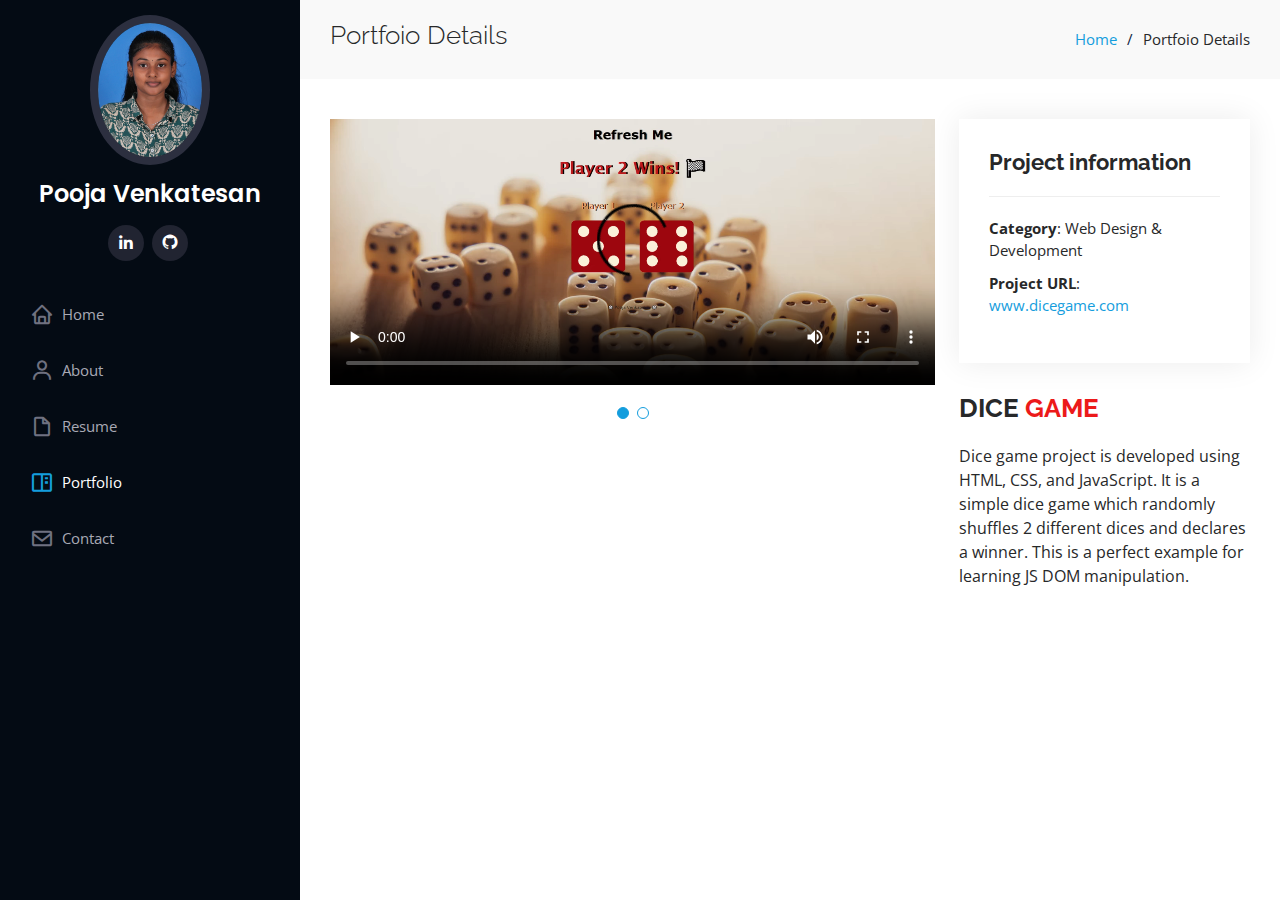
<file: PD-dice.html>
<!DOCTYPE html>
<html lang="en">

<head>
  <meta charset="utf-8">
  <meta content="width=device-width, initial-scale=1.0" name="viewport">

  <title>Portfolio Details</title>
  <meta content="" name="description">
  <meta content="" name="keywords">

  <!-- Favicons -->
  <link href="assets/img/favicon.png" rel="icon">
  <link href="assets/img/apple-touch-icon.png" rel="apple-touch-icon">

  <!-- Google Fonts -->
  <link href="https://fonts.googleapis.com/css?family=Open+Sans:300,300i,400,400i,600,600i,700,700i|Raleway:300,300i,400,400i,500,500i,600,600i,700,700i|Poppins:300,300i,400,400i,500,500i,600,600i,700,700i" rel="stylesheet">

  <!-- Vendor CSS Files -->
  <link href="assets/vendor/aos/aos.css" rel="stylesheet">
  <link href="assets/vendor/bootstrap/css/bootstrap.min.css" rel="stylesheet">
  <link href="assets/vendor/bootstrap-icons/bootstrap-icons.css" rel="stylesheet">
  <link href="assets/vendor/boxicons/css/boxicons.min.css" rel="stylesheet">
  <link href="assets/vendor/glightbox/css/glightbox.min.css" rel="stylesheet">
  <link href="assets/vendor/swiper/swiper-bundle.min.css" rel="stylesheet">

  <!-- Template Main CSS File -->
  <link href="assets/css/style.css" rel="stylesheet">

  <!-- =======================================================
  * Template Name: iPortfolio
  * Updated: May 30 2023 with Bootstrap v5.3.0
  * Template URL: https://bootstrapmade.com/iportfolio-bootstrap-portfolio-websites-template/
  * Author: BootstrapMade.com
  * License: https://bootstrapmade.com/license/
  ======================================================== -->
</head>

<body>

  <!-- ======= Mobile nav toggle button ======= -->
  <i class="bi bi-list mobile-nav-toggle d-xl-none"></i>

  <!-- ======= Header ======= -->
  <header id="header">
    <div class="d-flex flex-column">

      <div class="profile">
        <img src="assets/img/profile-img.jpg" alt="" class="img-fluid rounded-circle">
        <h1 class="text-light"><a href="index.html">Pooja Venkatesan</a></h1>
        <div class="social-links mt-3 text-center">
          <a href="https://www.linkedin.com/in/pooja-venkatesan-819b7b1b8/" target="_blank"  class="linkedin"><i class="bx bxl-linkedin"></i></a>
        
          <a href="https://github.com/Pooja-Venkatesan" target="_blank" class="github"><i class="bx bxl-github"></i></a>
        </div>
      </div>

      <nav id="navbar" class="nav-menu navbar">
        <ul>
          <li><a href="index.html" class="nav-link scrollto"><i class="bx bx-home"></i> <span>Home</span></a></li>
          <li><a href="#about" class="nav-link scrollto"><i class="bx bx-user"></i> <span>About</span></a></li>
          <li><a href="#resume" class="nav-link scrollto"><i class="bx bx-file-blank"></i> <span>Resume</span></a></li>
          <li><a href="#portfolio" class="nav-link scrollto active"><i class="bx bx-book-content"></i> <span>Portfolio</span></a></li>
          <!-- <li><a href="#services" class="nav-link scrollto"><i class="bx bx-server"></i> <span>Services</span></a></li> -->
          <li><a href="#contact" class="nav-link scrollto"><i class="bx bx-envelope"></i> <span>Contact</span></a></li>
        </ul>
      </nav><!-- .nav-menu -->
    </div>
  </header><!-- End Header -->

  <main id="main">

    <!-- ======= Breadcrumbs ======= -->
    <section id="breadcrumbs" class="breadcrumbs">
      <div class="container">

        <div class="d-flex justify-content-between align-items-center">
          <h2>Portfoio Details</h2>
          <ol>
            <li><a href="index.html">Home</a></li>
            <li>Portfoio Details</li>
          </ol>
        </div>

      </div>
    </section><!-- End Breadcrumbs -->

    <!-- ======= Portfolio Details Section ======= -->
    <section id="portfolio-details" class="portfolio-details">
      <div class="container">

        <div class="row gy-4">

          <div class="col-lg-8">
            <div class="portfolio-details-slider swiper">
              <div class="swiper-wrapper align-items-center">
                
                <div class="swiper-slide">
                  <video width="100%" height="100%" controls autoplay="autoplay">
                    <source src="assets/img/portfolio/dice2.webm" type="video/webm">
                   
                  </video>
                </div>

                <div class="swiper-slide">
                  <img src="assets/img/portfolio/dice1.JPG" alt="">
                </div>

              </div>
              <div class="swiper-pagination"></div>
            </div>
          </div>

          <div class="col-lg-4">
            <div class="portfolio-info">
              <h3>Project information</h3>
              <ul>
                <li><strong>Category</strong>: Web Design & Development</li>
                <li><strong>Project URL</strong>: <a href="https://pooja-venkatesan.github.io/Dice-Game/" target="_blank">www.dicegame.com</a></li>
              </ul>
            </div>
            <div class="portfolio-description">
              <h2>DICE <span style="color: rgb(236, 26, 26);">GAME</span></h2>
              <p>Dice game project is developed using HTML, CSS, and JavaScript. It is a simple dice game which randomly shuffles 2 different dices and declares a winner. This is a perfect example for learning JS DOM manipulation.
              </p>
            </div>
          </div>

        </div>

      </div>
    </section><!-- End Portfolio Details Section -->

  </main><!-- End #main -->

  <!-- ======= Footer ======= -->
  <footer id="footer">
    <div class="container">
      
      <div class="credits">
        <!-- All the links in the footer should remain intact. -->
        <!-- You can delete the links only if you purchased the pro version. -->
        <!-- Licensing information: https://bootstrapmade.com/license/ -->
        <!-- Purchase the pro version with working PHP/AJAX contact form: https://bootstrapmade.com/iportfolio-bootstrap-portfolio-websites-template/ -->
        
      </div>
    </div>
  </footer><!-- End  Footer -->

  <a href="#" class="back-to-top d-flex align-items-center justify-content-center"><i class="bi bi-arrow-up-short"></i></a>

  <!-- Vendor JS Files -->
  <script src="assets/vendor/purecounter/purecounter_vanilla.js"></script>
  <script src="assets/vendor/aos/aos.js"></script>
  <script src="assets/vendor/bootstrap/js/bootstrap.bundle.min.js"></script>
  <script src="assets/vendor/glightbox/js/glightbox.min.js"></script>
  <script src="assets/vendor/isotope-layout/isotope.pkgd.min.js"></script>
  <script src="assets/vendor/swiper/swiper-bundle.min.js"></script>
  <script src="assets/vendor/typed.js/typed.umd.js"></script>
  <script src="assets/vendor/waypoints/noframework.waypoints.js"></script>
  <script src="assets/vendor/php-email-form/validate.js"></script>

  <!-- Template Main JS File -->
  <script src="assets/js/main.js"></script>

</body>

</html>
</file>
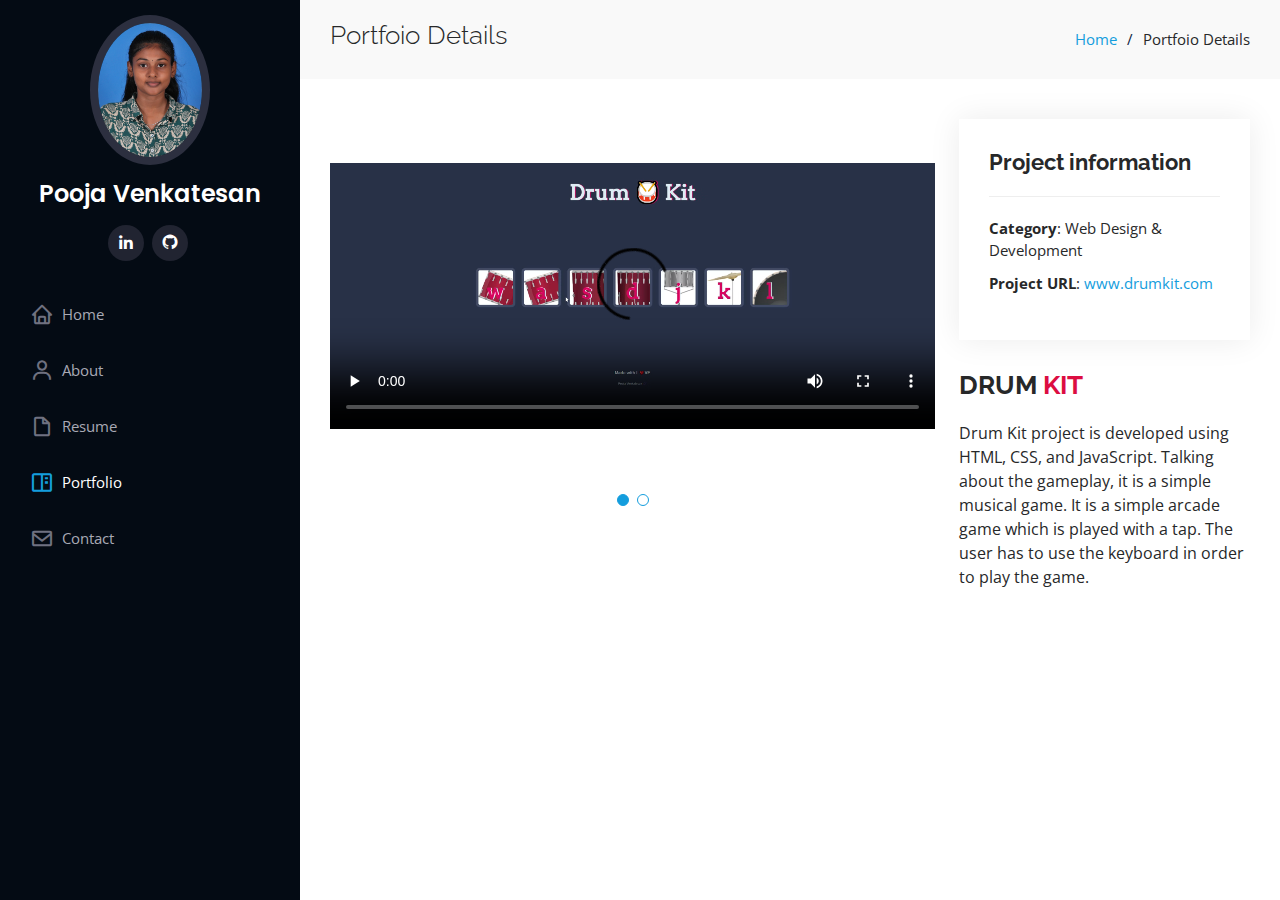
<file: PD-drumkit.html>
<!DOCTYPE html>
<html lang="en">

<head>
  <meta charset="utf-8">
  <meta content="width=device-width, initial-scale=1.0" name="viewport">

  <title>Portfolio Details</title>
  <meta content="" name="description">
  <meta content="" name="keywords">

  <!-- Favicons -->
  <link href="assets/img/favicon.png" rel="icon">
  <link href="assets/img/apple-touch-icon.png" rel="apple-touch-icon">

  <!-- Google Fonts -->
  <link href="https://fonts.googleapis.com/css?family=Open+Sans:300,300i,400,400i,600,600i,700,700i|Raleway:300,300i,400,400i,500,500i,600,600i,700,700i|Poppins:300,300i,400,400i,500,500i,600,600i,700,700i" rel="stylesheet">

  <!-- Vendor CSS Files -->
  <link href="assets/vendor/aos/aos.css" rel="stylesheet">
  <link href="assets/vendor/bootstrap/css/bootstrap.min.css" rel="stylesheet">
  <link href="assets/vendor/bootstrap-icons/bootstrap-icons.css" rel="stylesheet">
  <link href="assets/vendor/boxicons/css/boxicons.min.css" rel="stylesheet">
  <link href="assets/vendor/glightbox/css/glightbox.min.css" rel="stylesheet">
  <link href="assets/vendor/swiper/swiper-bundle.min.css" rel="stylesheet">

  <!-- Template Main CSS File -->
  <link href="assets/css/style.css" rel="stylesheet">

  <!-- =======================================================
  * Template Name: iPortfolio
  * Updated: May 30 2023 with Bootstrap v5.3.0
  * Template URL: https://bootstrapmade.com/iportfolio-bootstrap-portfolio-websites-template/
  * Author: BootstrapMade.com
  * License: https://bootstrapmade.com/license/
  ======================================================== -->
</head>

<body>

  <!-- ======= Mobile nav toggle button ======= -->
  <i class="bi bi-list mobile-nav-toggle d-xl-none"></i>

  <!-- ======= Header ======= -->
  <header id="header">
    <div class="d-flex flex-column">

      <div class="profile">
        <img src="assets/img/profile-img.jpg" alt="" class="img-fluid rounded-circle">
        <h1 class="text-light"><a href="index.html">Pooja Venkatesan</a></h1>
        <div class="social-links mt-3 text-center">
          <a href="https://www.linkedin.com/in/pooja-venkatesan-819b7b1b8/" target="_blank"  class="linkedin"><i class="bx bxl-linkedin"></i></a>
        
        <a href="https://github.com/Pooja-Venkatesan" target="_blank" class="github"><i class="bx bxl-github"></i></a>
        </div>
      </div>

      <nav id="navbar" class="nav-menu navbar">
        <ul>
          <li><a href="index.html" class="nav-link scrollto"><i class="bx bx-home"></i> <span>Home</span></a></li>
          <li><a href="#about" class="nav-link scrollto"><i class="bx bx-user"></i> <span>About</span></a></li>
          <li><a href="#resume" class="nav-link scrollto"><i class="bx bx-file-blank"></i> <span>Resume</span></a></li>
          <li><a href="#portfolio" class="nav-link scrollto active"><i class="bx bx-book-content"></i> <span>Portfolio</span></a></li>
          <!-- <li><a href="#services" class="nav-link scrollto"><i class="bx bx-server"></i> <span>Services</span></a></li> -->
          <li><a href="#contact" class="nav-link scrollto"><i class="bx bx-envelope"></i> <span>Contact</span></a></li>
        </ul>
      </nav><!-- .nav-menu -->
    </div>
  </header><!-- End Header -->

  <main id="main">

    <!-- ======= Breadcrumbs ======= -->
    <section id="breadcrumbs" class="breadcrumbs">
      <div class="container">

        <div class="d-flex justify-content-between align-items-center">
          <h2>Portfoio Details</h2>
          <ol>
            <li><a href="index.html">Home</a></li>
            <li>Portfoio Details</li>
          </ol>
        </div>

      </div>
    </section><!-- End Breadcrumbs -->

    <!-- ======= Portfolio Details Section ======= -->
    <section id="portfolio-details" class="portfolio-details">
      <div class="container">

        <div class="row gy-4">

          <div class="col-lg-8">
            <div class="portfolio-details-slider swiper">
              <div class="swiper-wrapper align-items-center">
                
                <div class="swiper-slide">
                  <video width="100%" height="100%" controls autoplay="autoplay">
                    <source src="assets/img/portfolio/drum2.webm" type="video/webm">
                   
                  </video>
                </div>

                <div class="swiper-slide">
                  <img src="assets/img/portfolio/drum1.JPG" alt="">
                </div>

              </div>
              <div class="swiper-pagination"></div>
            </div>
          </div>

          <div class="col-lg-4">
            <div class="portfolio-info">
              <h3>Project information</h3>
              <ul>
                <li><strong>Category</strong>: Web Design & Development</li>
                <li><strong>Project URL</strong>: <a href="https://pooja-venkatesan.github.io/Drum-Kit/" target="_blank">www.drumkit.com</a></li>
              </ul>
            </div>
            <div class="portfolio-description">
              <h2>DRUM <span style="color: rgb(220, 13, 65);">KIT</span></h2>
              <p>Drum Kit project is developed using HTML, CSS, and JavaScript. Talking about the gameplay, it is a simple musical game. It is a simple arcade game which is played with a tap. The user has to use the keyboard in order to play the game.
              </p>
            </div>
          </div>

        </div>

      </div>
    </section><!-- End Portfolio Details Section -->

  </main><!-- End #main -->

  <!-- ======= Footer ======= -->
  <footer id="footer">
    <div class="container">
      
      <div class="credits">
        <!-- All the links in the footer should remain intact. -->
        <!-- You can delete the links only if you purchased the pro version. -->
        <!-- Licensing information: https://bootstrapmade.com/license/ -->
        <!-- Purchase the pro version with working PHP/AJAX contact form: https://bootstrapmade.com/iportfolio-bootstrap-portfolio-websites-template/ -->
        
      </div>
    </div>
  </footer><!-- End  Footer -->

  <a href="#" class="back-to-top d-flex align-items-center justify-content-center"><i class="bi bi-arrow-up-short"></i></a>

  <!-- Vendor JS Files -->
  <script src="assets/vendor/purecounter/purecounter_vanilla.js"></script>
  <script src="assets/vendor/aos/aos.js"></script>
  <script src="assets/vendor/bootstrap/js/bootstrap.bundle.min.js"></script>
  <script src="assets/vendor/glightbox/js/glightbox.min.js"></script>
  <script src="assets/vendor/isotope-layout/isotope.pkgd.min.js"></script>
  <script src="assets/vendor/swiper/swiper-bundle.min.js"></script>
  <script src="assets/vendor/typed.js/typed.umd.js"></script>
  <script src="assets/vendor/waypoints/noframework.waypoints.js"></script>
  <script src="assets/vendor/php-email-form/validate.js"></script>

  <!-- Template Main JS File -->
  <script src="assets/js/main.js"></script>

</body>

</html>
</file>
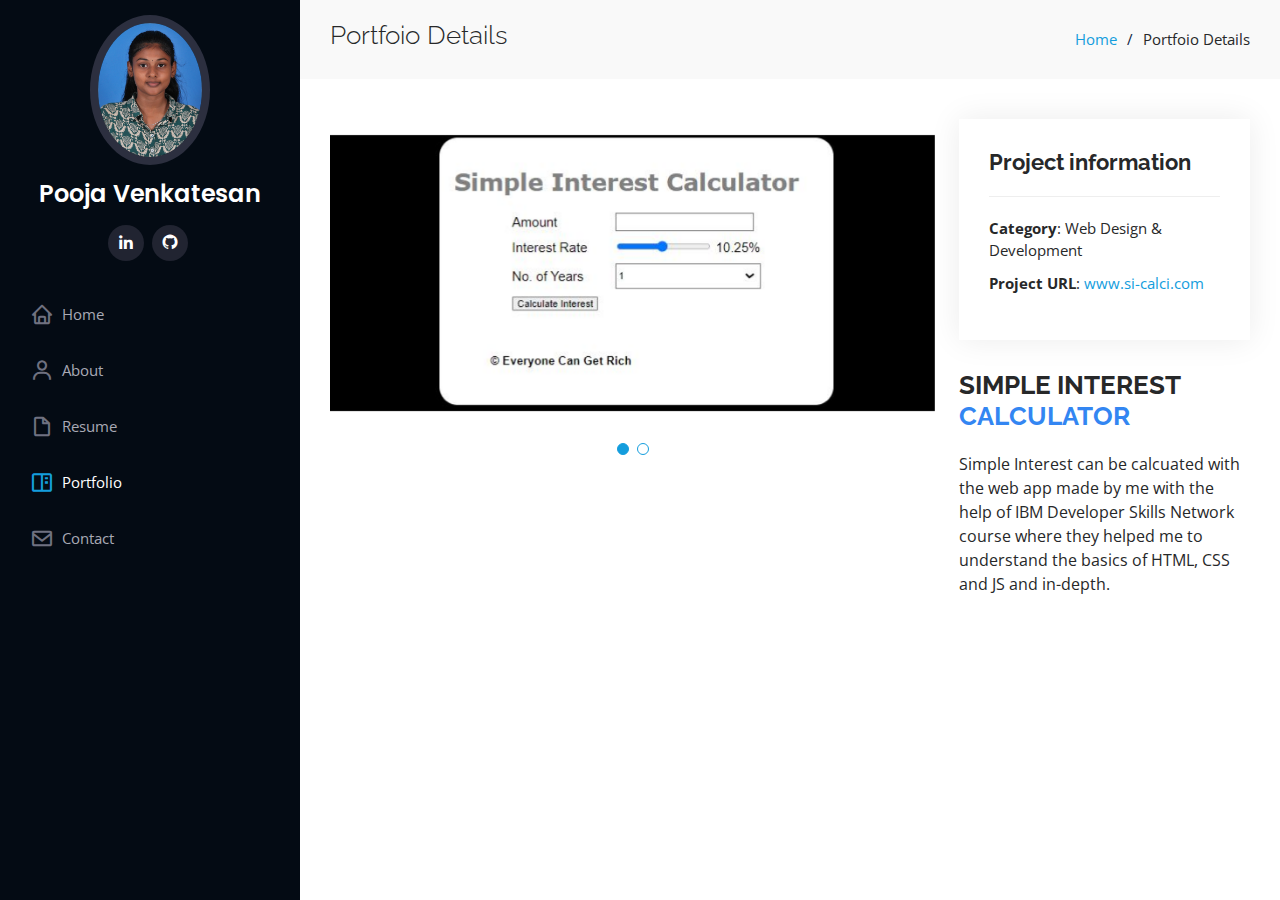
<file: PD-SI.html>
<!DOCTYPE html>
<html lang="en">

<head>
  <meta charset="utf-8">
  <meta content="width=device-width, initial-scale=1.0" name="viewport">

  <title>Portfolio Details</title>
  <meta content="" name="description">
  <meta content="" name="keywords">

  <!-- Favicons -->
  <link href="assets/img/favicon.png" rel="icon">
  <link href="assets/img/apple-touch-icon.png" rel="apple-touch-icon">

  <!-- Google Fonts -->
  <link href="https://fonts.googleapis.com/css?family=Open+Sans:300,300i,400,400i,600,600i,700,700i|Raleway:300,300i,400,400i,500,500i,600,600i,700,700i|Poppins:300,300i,400,400i,500,500i,600,600i,700,700i" rel="stylesheet">

  <!-- Vendor CSS Files -->
  <link href="assets/vendor/aos/aos.css" rel="stylesheet">
  <link href="assets/vendor/bootstrap/css/bootstrap.min.css" rel="stylesheet">
  <link href="assets/vendor/bootstrap-icons/bootstrap-icons.css" rel="stylesheet">
  <link href="assets/vendor/boxicons/css/boxicons.min.css" rel="stylesheet">
  <link href="assets/vendor/glightbox/css/glightbox.min.css" rel="stylesheet">
  <link href="assets/vendor/swiper/swiper-bundle.min.css" rel="stylesheet">

  <!-- Template Main CSS File -->
  <link href="assets/css/style.css" rel="stylesheet">

  <!-- =======================================================
  * Template Name: iPortfolio
  * Updated: May 30 2023 with Bootstrap v5.3.0
  * Template URL: https://bootstrapmade.com/iportfolio-bootstrap-portfolio-websites-template/
  * Author: BootstrapMade.com
  * License: https://bootstrapmade.com/license/
  ======================================================== -->
</head>

<body>

  <!-- ======= Mobile nav toggle button ======= -->
  <i class="bi bi-list mobile-nav-toggle d-xl-none"></i>

  <!-- ======= Header ======= -->
  <header id="header">
    <div class="d-flex flex-column">

      <div class="profile">
        <img src="assets/img/profile-img.jpg" alt="" class="img-fluid rounded-circle">
        <h1 class="text-light"><a href="index.html">Pooja Venkatesan</a></h1>
        <div class="social-links mt-3 text-center">
          <a href="https://www.linkedin.com/in/pooja-venkatesan-819b7b1b8/" target="_blank"  class="linkedin"><i class="bx bxl-linkedin"></i></a>
        
          <a href="https://github.com/Pooja-Venkatesan" target="_blank" class="github"><i class="bx bxl-github"></i></a>
        </div>
      </div>

      <nav id="navbar" class="nav-menu navbar">
        <ul>
          <li><a href="index.html" class="nav-link scrollto"><i class="bx bx-home"></i> <span>Home</span></a></li>
          <li><a href="#about" class="nav-link scrollto"><i class="bx bx-user"></i> <span>About</span></a></li>
          <li><a href="#resume" class="nav-link scrollto"><i class="bx bx-file-blank"></i> <span>Resume</span></a></li>
          <li><a href="#portfolio" class="nav-link scrollto active"><i class="bx bx-book-content"></i> <span>Portfolio</span></a></li>
          <!-- <li><a href="#services" class="nav-link scrollto"><i class="bx bx-server"></i> <span>Services</span></a></li> -->
          <li><a href="#contact" class="nav-link scrollto"><i class="bx bx-envelope"></i> <span>Contact</span></a></li>
        </ul>
      </nav><!-- .nav-menu -->
    </div>
  </header><!-- End Header -->

  <main id="main">

    <!-- ======= Breadcrumbs ======= -->
    <section id="breadcrumbs" class="breadcrumbs">
      <div class="container">

        <div class="d-flex justify-content-between align-items-center">
          <h2>Portfoio Details</h2>
          <ol>
            <li><a href="index.html">Home</a></li>
            <li>Portfoio Details</li>
          </ol>
        </div>

      </div>
    </section><!-- End Breadcrumbs -->

    <!-- ======= Portfolio Details Section ======= -->
    <section id="portfolio-details" class="portfolio-details">
      <div class="container">

        <div class="row gy-4">

          <div class="col-lg-8">
            <div class="portfolio-details-slider swiper">
              <div class="swiper-wrapper align-items-center">

                <div class="swiper-slide">
                  <img src="assets/img/portfolio/si1.JPG" alt="">
                </div>

                <div class="swiper-slide">
                  <img src="assets/img/portfolio/si2.JPG" alt="">
                </div>

           
              </div>
              <div class="swiper-pagination"></div>
            </div>
          </div>

          <div class="col-lg-4">
            <div class="portfolio-info">
              <h3>Project information</h3>
              <ul>
                <li><strong>Category</strong>: Web Design & Development</li>
                <li><strong>Project URL</strong>: <a href="https://pooja-venkatesan.github.io/Simple-Interest-Calculator/" target="_blank">www.si-calci.com</a></li>
              </ul>
            </div>
            <div class="portfolio-description">
              <h2>SIMPLE INTEREST <span style="color: rgb(51, 134, 242);">CALCULATOR</span></h2>
              <p>  Simple Interest can be calcuated with the web app made by me with the help of IBM Developer Skills Network course where they helped me to understand the basics of HTML, CSS and JS and in-depth.
              </p>
            </div>
          </div>

        </div>

      </div>
    </section><!-- End Portfolio Details Section -->

  </main><!-- End #main -->

  <!-- ======= Footer ======= -->
  <footer id="footer">
    <div class="container">
      
      <div class="credits">
        <!-- All the links in the footer should remain intact. -->
        <!-- You can delete the links only if you purchased the pro version. -->
        <!-- Licensing information: https://bootstrapmade.com/license/ -->
        <!-- Purchase the pro version with working PHP/AJAX contact form: https://bootstrapmade.com/iportfolio-bootstrap-portfolio-websites-template/ -->
        
      </div>
    </div>
  </footer><!-- End  Footer -->

  <a href="#" class="back-to-top d-flex align-items-center justify-content-center"><i class="bi bi-arrow-up-short"></i></a>

  <!-- Vendor JS Files -->
  <script src="assets/vendor/purecounter/purecounter_vanilla.js"></script>
  <script src="assets/vendor/aos/aos.js"></script>
  <script src="assets/vendor/bootstrap/js/bootstrap.bundle.min.js"></script>
  <script src="assets/vendor/glightbox/js/glightbox.min.js"></script>
  <script src="assets/vendor/isotope-layout/isotope.pkgd.min.js"></script>
  <script src="assets/vendor/swiper/swiper-bundle.min.js"></script>
  <script src="assets/vendor/typed.js/typed.umd.js"></script>
  <script src="assets/vendor/waypoints/noframework.waypoints.js"></script>
  <script src="assets/vendor/php-email-form/validate.js"></script>

  <!-- Template Main JS File -->
  <script src="assets/js/main.js"></script>

</body>

</html>
</file>
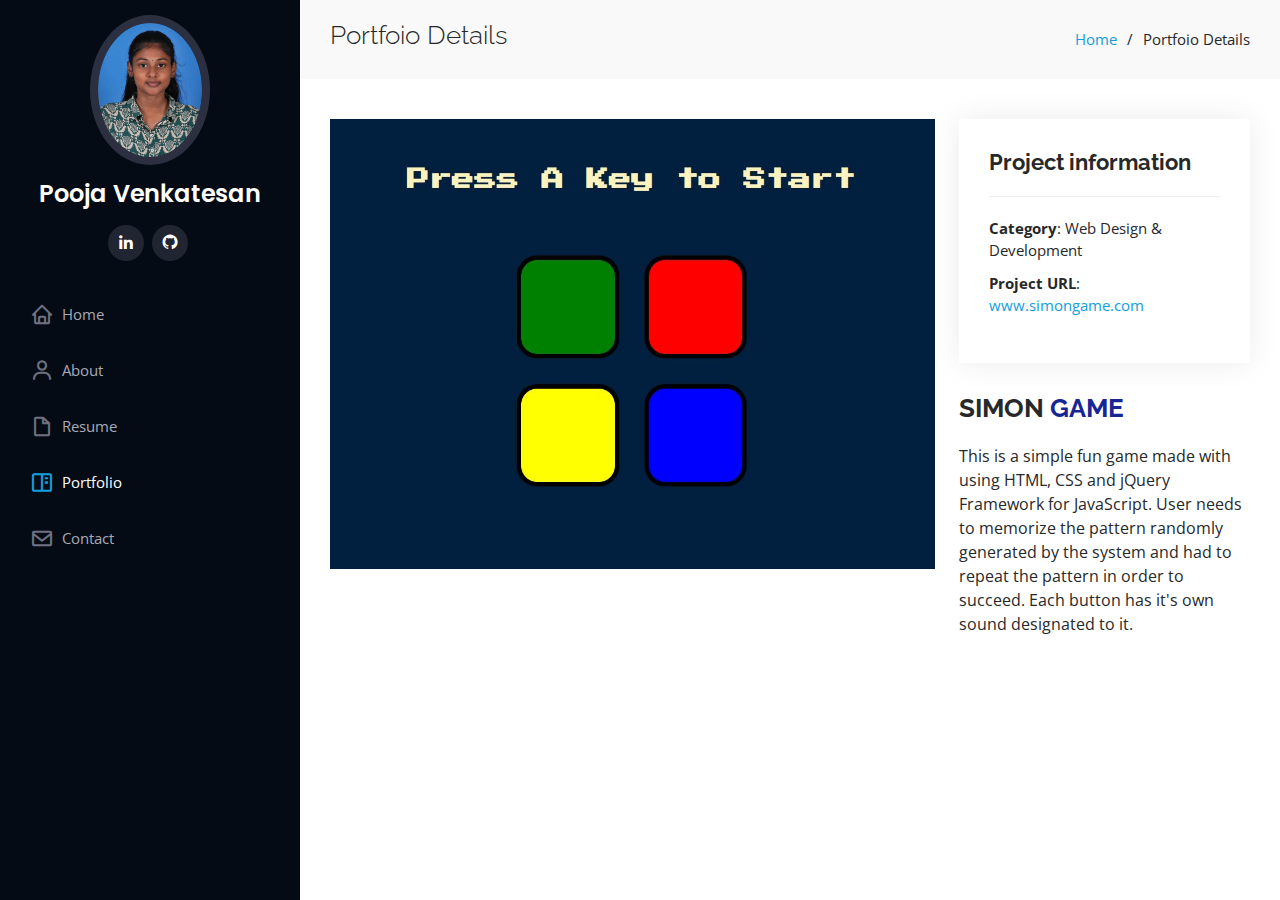
<file: PD-Simon.html>
<!DOCTYPE html>
<html lang="en">

<head>
  <meta charset="utf-8">
  <meta content="width=device-width, initial-scale=1.0" name="viewport">

  <title>Portfolio Details</title>
  <meta content="" name="description">
  <meta content="" name="keywords">

  <!-- Favicons -->
  <link href="assets/img/favicon.png" rel="icon">
  <link href="assets/img/apple-touch-icon.png" rel="apple-touch-icon">

  <!-- Google Fonts -->
  <link href="https://fonts.googleapis.com/css?family=Open+Sans:300,300i,400,400i,600,600i,700,700i|Raleway:300,300i,400,400i,500,500i,600,600i,700,700i|Poppins:300,300i,400,400i,500,500i,600,600i,700,700i" rel="stylesheet">

  <!-- Vendor CSS Files -->
  <link href="assets/vendor/aos/aos.css" rel="stylesheet">
  <link href="assets/vendor/bootstrap/css/bootstrap.min.css" rel="stylesheet">
  <link href="assets/vendor/bootstrap-icons/bootstrap-icons.css" rel="stylesheet">
  <link href="assets/vendor/boxicons/css/boxicons.min.css" rel="stylesheet">
  <link href="assets/vendor/glightbox/css/glightbox.min.css" rel="stylesheet">
  <link href="assets/vendor/swiper/swiper-bundle.min.css" rel="stylesheet">

  <!-- Template Main CSS File -->
  <link href="assets/css/style.css" rel="stylesheet">

  <!-- =======================================================
  * Template Name: iPortfolio
  * Updated: May 30 2023 with Bootstrap v5.3.0
  * Template URL: https://bootstrapmade.com/iportfolio-bootstrap-portfolio-websites-template/
  * Author: BootstrapMade.com
  * License: https://bootstrapmade.com/license/
  ======================================================== -->
</head>

<body>

  <!-- ======= Mobile nav toggle button ======= -->
  <i class="bi bi-list mobile-nav-toggle d-xl-none"></i>

  <!-- ======= Header ======= -->
  <header id="header">
    <div class="d-flex flex-column">

      <div class="profile">
        <img src="assets/img/profile-img.jpg" alt="" class="img-fluid rounded-circle">
        <h1 class="text-light"><a href="index.html">Pooja Venkatesan</a></h1>
        <div class="social-links mt-3 text-center">
          <a href="https://www.linkedin.com/in/pooja-venkatesan-819b7b1b8/" target="_blank"  class="linkedin"><i class="bx bxl-linkedin"></i></a>
        
          <a href="https://github.com/Pooja-Venkatesan" target="_blank" class="github"><i class="bx bxl-github"></i></a>
        </div>
      </div>

      <nav id="navbar" class="nav-menu navbar">
        <ul>
          <li><a href="index.html" class="nav-link scrollto"><i class="bx bx-home"></i> <span>Home</span></a></li>
          <li><a href="#about" class="nav-link scrollto"><i class="bx bx-user"></i> <span>About</span></a></li>
          <li><a href="#resume" class="nav-link scrollto"><i class="bx bx-file-blank"></i> <span>Resume</span></a></li>
          <li><a href="#portfolio" class="nav-link scrollto active"><i class="bx bx-book-content"></i> <span>Portfolio</span></a></li>
          <!-- <li><a href="#services" class="nav-link scrollto"><i class="bx bx-server"></i> <span>Services</span></a></li> -->
          <li><a href="#contact" class="nav-link scrollto"><i class="bx bx-envelope"></i> <span>Contact</span></a></li>
        </ul>
      </nav><!-- .nav-menu -->
    </div>
  </header><!-- End Header -->

  <main id="main">

    <!-- ======= Breadcrumbs ======= -->
    <section id="breadcrumbs" class="breadcrumbs">
      <div class="container">

        <div class="d-flex justify-content-between align-items-center">
          <h2>Portfoio Details</h2>
          <ol>
            <li><a href="index.html">Home</a></li>
            <li>Portfoio Details</li>
          </ol>
        </div>

      </div>
    </section><!-- End Breadcrumbs -->

    <!-- ======= Portfolio Details Section ======= -->
    <section id="portfolio-details" class="portfolio-details">
      <div class="container">

        <div class="row gy-4">

          <div class="col-lg-8">
            <div class="portfolio-details-slider swiper">
              <div class="swiper-wrapper align-items-center">

                <div>
                  <img src="assets/img/portfolio/simon.JPG" alt="">
                </div>

                <!-- <div class="swiper-slide">
                  <img src="assets/img/portfolio/portfolio-details-2.jpg" alt="">
                </div>

                <div class="swiper-slide">
                  <img src="assets/img/portfolio/portfolio-details-3.jpg" alt="">
                </div> -->

              </div>
              <div class="swiper-pagination"></div>
            </div>
          </div>

          <div class="col-lg-4">
            <div class="portfolio-info">
              <h3>Project information</h3>
              <ul>
                <li><strong>Category</strong>: Web Design & Development</li>
                <li><strong>Project URL</strong>: <a href="https://pooja-venkatesan.github.io/Simon-Game/" target="_blank">www.simongame.com</a></li>
              </ul>
            </div>
            <div class="portfolio-description">
              <h2>SIMON <span style="color: rgb(23, 37, 149);">GAME</span></h2>
              <p>This is a simple fun game made with using HTML, CSS and jQuery Framework for JavaScript. User needs to memorize the pattern randomly generated by the system and had to repeat the pattern in order to succeed. Each button has it's own sound designated to it.
              </p>
            </div>
          </div>

        </div>

      </div>
    </section><!-- End Portfolio Details Section -->

  </main><!-- End #main -->

  <!-- ======= Footer ======= -->
  <footer id="footer">
    <div class="container">
      
      <div class="credits">
        <!-- All the links in the footer should remain intact. -->
        <!-- You can delete the links only if you purchased the pro version. -->
        <!-- Licensing information: https://bootstrapmade.com/license/ -->
        <!-- Purchase the pro version with working PHP/AJAX contact form: https://bootstrapmade.com/iportfolio-bootstrap-portfolio-websites-template/ -->
        
      </div>
    </div>
  </footer><!-- End  Footer -->

  <a href="#" class="back-to-top d-flex align-items-center justify-content-center"><i class="bi bi-arrow-up-short"></i></a>

  <!-- Vendor JS Files -->
  <script src="assets/vendor/purecounter/purecounter_vanilla.js"></script>
  <script src="assets/vendor/aos/aos.js"></script>
  <script src="assets/vendor/bootstrap/js/bootstrap.bundle.min.js"></script>
  <script src="assets/vendor/glightbox/js/glightbox.min.js"></script>
  <script src="assets/vendor/isotope-layout/isotope.pkgd.min.js"></script>
  <script src="assets/vendor/swiper/swiper-bundle.min.js"></script>
  <script src="assets/vendor/typed.js/typed.umd.js"></script>
  <script src="assets/vendor/waypoints/noframework.waypoints.js"></script>
  <script src="assets/vendor/php-email-form/validate.js"></script>

  <!-- Template Main JS File -->
  <script src="assets/js/main.js"></script>

</body>

</html>
</file>
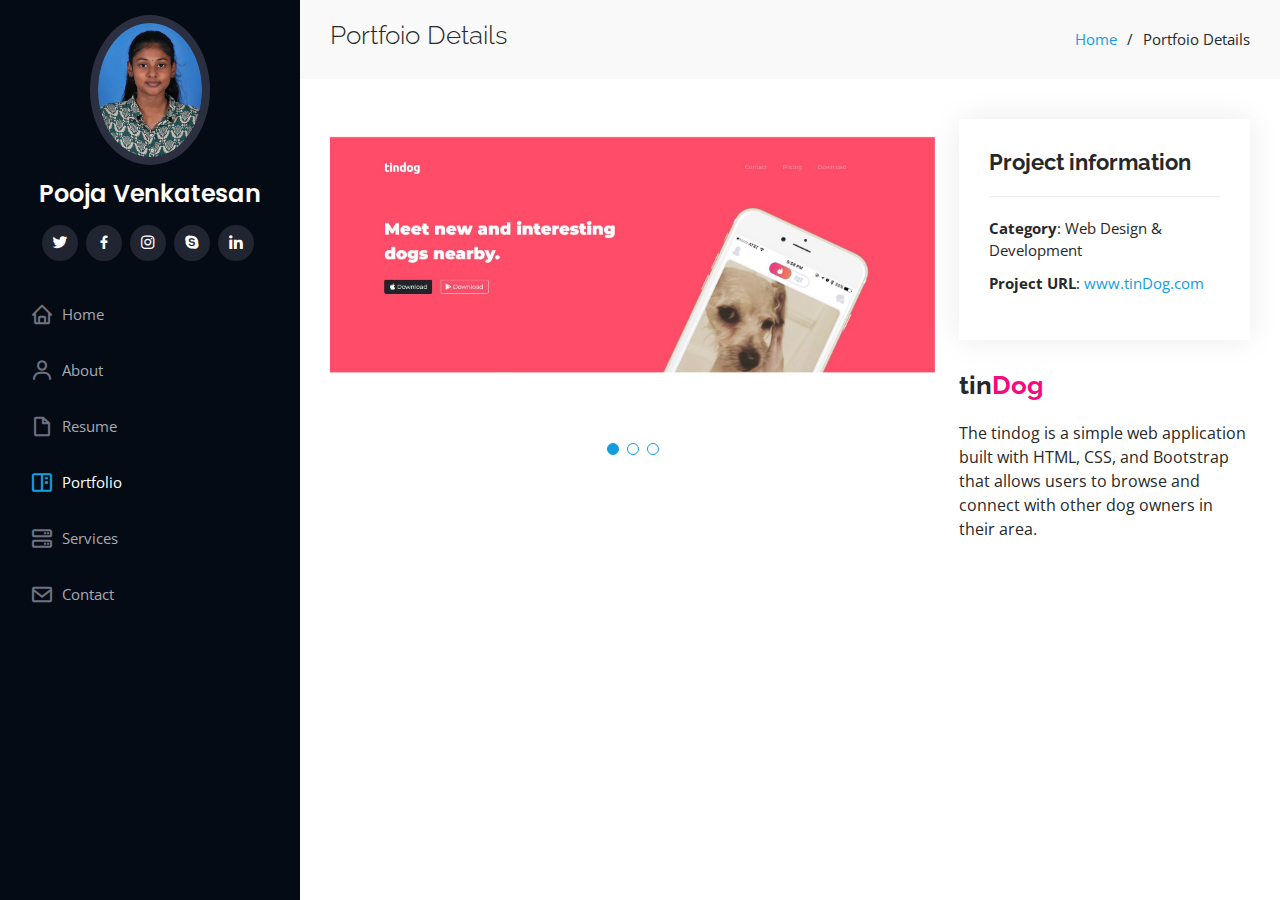
<file: PD-tinDog.html>
<!DOCTYPE html>
<html lang="en">

<head>
  <meta charset="utf-8">
  <meta content="width=device-width, initial-scale=1.0" name="viewport">

  <title>Portfolio Details</title>
  <meta content="" name="description">
  <meta content="" name="keywords">

  <!-- Favicons -->
  <link href="assets/img/favicon.png" rel="icon">
  <link href="assets/img/apple-touch-icon.png" rel="apple-touch-icon">

  <!-- Google Fonts -->
  <link href="https://fonts.googleapis.com/css?family=Open+Sans:300,300i,400,400i,600,600i,700,700i|Raleway:300,300i,400,400i,500,500i,600,600i,700,700i|Poppins:300,300i,400,400i,500,500i,600,600i,700,700i" rel="stylesheet">

  <!-- Vendor CSS Files -->
  <link href="assets/vendor/aos/aos.css" rel="stylesheet">
  <link href="assets/vendor/bootstrap/css/bootstrap.min.css" rel="stylesheet">
  <link href="assets/vendor/bootstrap-icons/bootstrap-icons.css" rel="stylesheet">
  <link href="assets/vendor/boxicons/css/boxicons.min.css" rel="stylesheet">
  <link href="assets/vendor/glightbox/css/glightbox.min.css" rel="stylesheet">
  <link href="assets/vendor/swiper/swiper-bundle.min.css" rel="stylesheet">

  <!-- Template Main CSS File -->
  <link href="assets/css/style.css" rel="stylesheet">

  <!-- =======================================================
  * Template Name: iPortfolio
  * Updated: May 30 2023 with Bootstrap v5.3.0
  * Template URL: https://bootstrapmade.com/iportfolio-bootstrap-portfolio-websites-template/
  * Author: BootstrapMade.com
  * License: https://bootstrapmade.com/license/
  ======================================================== -->
</head>

<body>

  <!-- ======= Mobile nav toggle button ======= -->
  <i class="bi bi-list mobile-nav-toggle d-xl-none"></i>

  <!-- ======= Header ======= -->
  <header id="header">
    <div class="d-flex flex-column">

      <div class="profile">
        <img src="assets/img/profile-img.jpg" alt="" class="img-fluid rounded-circle">
        <h1 class="text-light"><a href="index.html">Pooja Venkatesan</a></h1>
        <div class="social-links mt-3 text-center">
          <a href="#" class="twitter"><i class="bx bxl-twitter"></i></a>
          <a href="#" class="facebook"><i class="bx bxl-facebook"></i></a>
          <a href="#" class="instagram"><i class="bx bxl-instagram"></i></a>
          <a href="#" class="google-plus"><i class="bx bxl-skype"></i></a>
          <a href="#" class="linkedin"><i class="bx bxl-linkedin"></i></a>
        </div>
      </div>

      <nav id="navbar" class="nav-menu navbar">
        <ul>
          <li><a href="index.html" class="nav-link scrollto"><i class="bx bx-home"></i> <span>Home</span></a></li>
          <li><a href="#about" class="nav-link scrollto"><i class="bx bx-user"></i> <span>About</span></a></li>
          <li><a href="#resume" class="nav-link scrollto"><i class="bx bx-file-blank"></i> <span>Resume</span></a></li>
          <li><a href="#portfolio" class="nav-link scrollto active"><i class="bx bx-book-content"></i> <span>Portfolio</span></a></li>
          <li><a href="#services" class="nav-link scrollto"><i class="bx bx-server"></i> <span>Services</span></a></li>
          <li><a href="#contact" class="nav-link scrollto"><i class="bx bx-envelope"></i> <span>Contact</span></a></li>
        </ul>
      </nav><!-- .nav-menu -->
    </div>
  </header><!-- End Header -->

  <main id="main">

    <!-- ======= Breadcrumbs ======= -->
    <section id="breadcrumbs" class="breadcrumbs">
      <div class="container">

        <div class="d-flex justify-content-between align-items-center">
          <h2>Portfoio Details</h2>
          <ol>
            <li><a href="index.html">Home</a></li>
            <li>Portfoio Details</li>
          </ol>
        </div>

      </div>
    </section><!-- End Breadcrumbs -->

    <!-- ======= Portfolio Details Section ======= -->
    <section id="portfolio-details" class="portfolio-details">
      <div class="container">

        <div class="row gy-4">

          <div class="col-lg-8">
            <div class="portfolio-details-slider swiper">
              <div class="swiper-wrapper align-items-center">

                <div class="swiper-slide">
                  <img src="assets/img/portfolio/tinDog1.JPG" alt="">
                </div>

                <div class="swiper-slide">
                  <img src="assets/img/portfolio/tinDog2.JPG" alt="">
                </div>

                <div class="swiper-slide">
                  <img src="assets/img/portfolio/tinDog3.JPG" alt="">
                </div>

              </div>
              <div class="swiper-pagination"></div>
            </div>
          </div>

          <div class="col-lg-4">
            <div class="portfolio-info">
              <h3>Project information</h3>
              <ul>
                <li><strong>Category</strong>: Web Design & Development</li>
                <li><strong>Project URL</strong>: <a href="https://pooja-venkatesan.github.io/tinDog/" target="_blank">www.tinDog.com</a></li>
              </ul>
            </div>
            <div class="portfolio-description">
              <h2>tin<span style="color: rgb(248, 9, 125);">Dog</span></h2>
              <p>The tindog is a simple web application built with HTML, CSS, and Bootstrap that allows users to browse and connect with other dog owners in their area.
              </p>
            </div>
          </div>

        </div>

      </div>
    </section><!-- End Portfolio Details Section -->

  </main><!-- End #main -->

  <!-- ======= Footer ======= -->
  <footer id="footer">
    <div class="container">
      
      <div class="credits">
        <!-- All the links in the footer should remain intact. -->
        <!-- You can delete the links only if you purchased the pro version. -->
        <!-- Licensing information: https://bootstrapmade.com/license/ -->
        <!-- Purchase the pro version with working PHP/AJAX contact form: https://bootstrapmade.com/iportfolio-bootstrap-portfolio-websites-template/ -->
        
      </div>
    </div>
  </footer><!-- End  Footer -->

  <a href="#" class="back-to-top d-flex align-items-center justify-content-center"><i class="bi bi-arrow-up-short"></i></a>

  <!-- Vendor JS Files -->
  <script src="assets/vendor/purecounter/purecounter_vanilla.js"></script>
  <script src="assets/vendor/aos/aos.js"></script>
  <script src="assets/vendor/bootstrap/js/bootstrap.bundle.min.js"></script>
  <script src="assets/vendor/glightbox/js/glightbox.min.js"></script>
  <script src="assets/vendor/isotope-layout/isotope.pkgd.min.js"></script>
  <script src="assets/vendor/swiper/swiper-bundle.min.js"></script>
  <script src="assets/vendor/typed.js/typed.umd.js"></script>
  <script src="assets/vendor/waypoints/noframework.waypoints.js"></script>
  <script src="assets/vendor/php-email-form/validate.js"></script>

  <!-- Template Main JS File -->
  <script src="assets/js/main.js"></script>

</body>

</html>
</file>
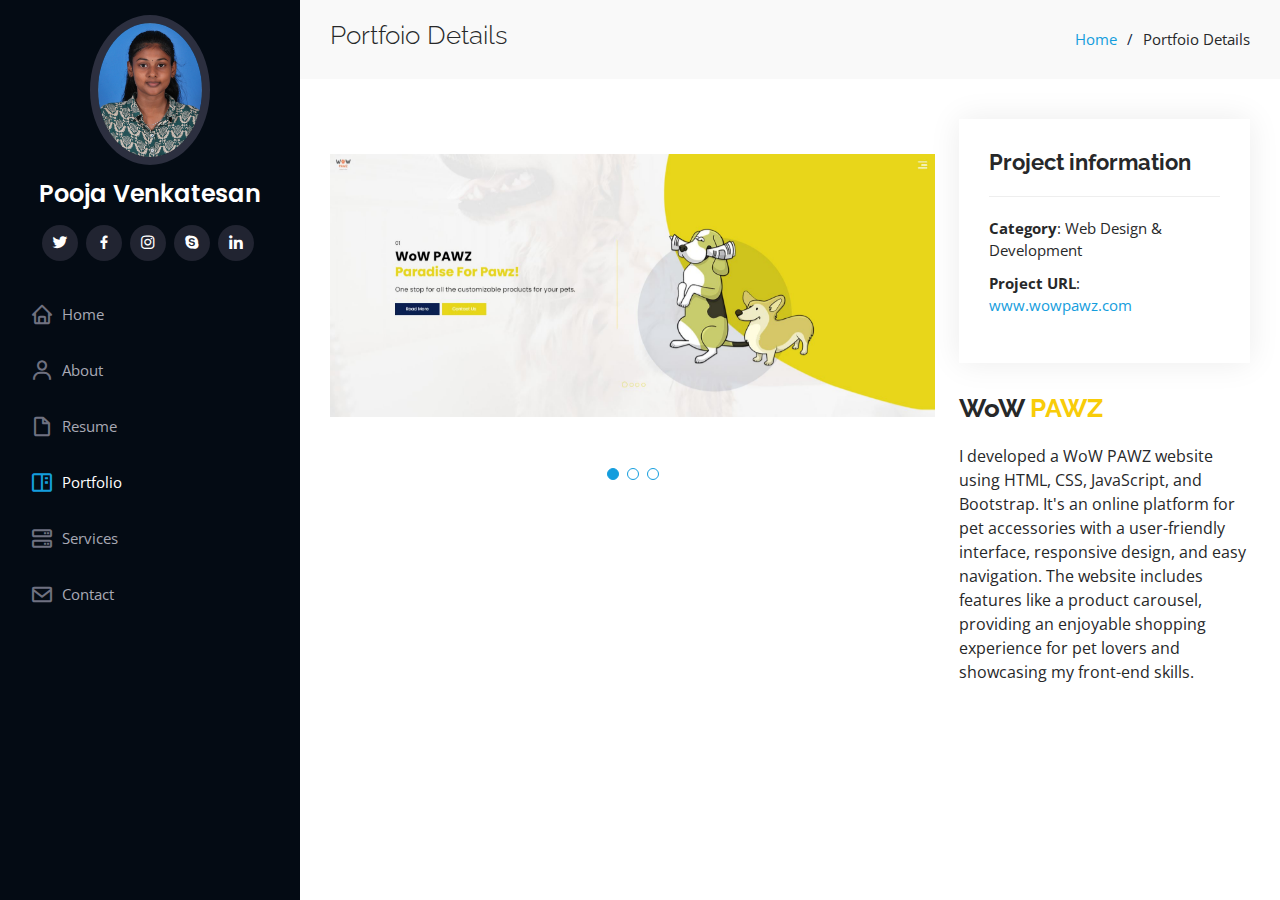
<file: PD-wowpawz.html>
<!DOCTYPE html>
<html lang="en">

<head>
  <meta charset="utf-8">
  <meta content="width=device-width, initial-scale=1.0" name="viewport">

  <title>Portfolio Details</title>
  <meta content="" name="description">
  <meta content="" name="keywords">

  <!-- Favicons -->
  <link href="assets/img/favicon.png" rel="icon">
  <link href="assets/img/apple-touch-icon.png" rel="apple-touch-icon">

  <!-- Google Fonts -->
  <link href="https://fonts.googleapis.com/css?family=Open+Sans:300,300i,400,400i,600,600i,700,700i|Raleway:300,300i,400,400i,500,500i,600,600i,700,700i|Poppins:300,300i,400,400i,500,500i,600,600i,700,700i" rel="stylesheet">

  <!-- Vendor CSS Files -->
  <link href="assets/vendor/aos/aos.css" rel="stylesheet">
  <link href="assets/vendor/bootstrap/css/bootstrap.min.css" rel="stylesheet">
  <link href="assets/vendor/bootstrap-icons/bootstrap-icons.css" rel="stylesheet">
  <link href="assets/vendor/boxicons/css/boxicons.min.css" rel="stylesheet">
  <link href="assets/vendor/glightbox/css/glightbox.min.css" rel="stylesheet">
  <link href="assets/vendor/swiper/swiper-bundle.min.css" rel="stylesheet">

  <!-- Template Main CSS File -->
  <link href="assets/css/style.css" rel="stylesheet">

  <!-- =======================================================
  * Template Name: iPortfolio
  * Updated: May 30 2023 with Bootstrap v5.3.0
  * Template URL: https://bootstrapmade.com/iportfolio-bootstrap-portfolio-websites-template/
  * Author: BootstrapMade.com
  * License: https://bootstrapmade.com/license/
  ======================================================== -->
</head>

<body>

  <!-- ======= Mobile nav toggle button ======= -->
  <i class="bi bi-list mobile-nav-toggle d-xl-none"></i>

  <!-- ======= Header ======= -->
  <header id="header">
    <div class="d-flex flex-column">

      <div class="profile">
        <img src="assets/img/profile-img.jpg" alt="" class="img-fluid rounded-circle">
        <h1 class="text-light"><a href="index.html">Pooja Venkatesan</a></h1>
        <div class="social-links mt-3 text-center">
          <a href="#" class="twitter"><i class="bx bxl-twitter"></i></a>
          <a href="#" class="facebook"><i class="bx bxl-facebook"></i></a>
          <a href="#" class="instagram"><i class="bx bxl-instagram"></i></a>
          <a href="#" class="google-plus"><i class="bx bxl-skype"></i></a>
          <a href="#" class="linkedin"><i class="bx bxl-linkedin"></i></a>
        </div>
      </div>

      <nav id="navbar" class="nav-menu navbar">
        <ul>
          <li><a href="index.html" class="nav-link scrollto"><i class="bx bx-home"></i> <span>Home</span></a></li>
          <li><a href="#about" class="nav-link scrollto"><i class="bx bx-user"></i> <span>About</span></a></li>
          <li><a href="#resume" class="nav-link scrollto"><i class="bx bx-file-blank"></i> <span>Resume</span></a></li>
          <li><a href="#portfolio" class="nav-link scrollto active"><i class="bx bx-book-content"></i> <span>Portfolio</span></a></li>
          <li><a href="#services" class="nav-link scrollto"><i class="bx bx-server"></i> <span>Services</span></a></li>
          <li><a href="#contact" class="nav-link scrollto"><i class="bx bx-envelope"></i> <span>Contact</span></a></li>
        </ul>
      </nav><!-- .nav-menu -->
    </div>
  </header><!-- End Header -->

  <main id="main">

    <!-- ======= Breadcrumbs ======= -->
    <section id="breadcrumbs" class="breadcrumbs">
      <div class="container">

        <div class="d-flex justify-content-between align-items-center">
          <h2>Portfoio Details</h2>
          <ol>
            <li><a href="index.html">Home</a></li>
            <li>Portfoio Details</li>
          </ol>
        </div>

      </div>
    </section><!-- End Breadcrumbs -->

    <!-- ======= Portfolio Details Section ======= -->
    <section id="portfolio-details" class="portfolio-details">
      <div class="container">

        <div class="row gy-4">

          <div class="col-lg-8">
            <div class="portfolio-details-slider swiper">
              <div class="swiper-wrapper align-items-center">

                <div class="swiper-slide">
                  <img src="assets/img/portfolio/portfolio-details-1.jpg" alt="">
                </div>

                <div class="swiper-slide">
                  <img src="assets/img/portfolio/portfolio-details-2.jpg" alt="">
                </div>

                <div class="swiper-slide">
                  <img src="assets/img/portfolio/portfolio-details-3.jpg" alt="">
                </div>

              </div>
              <div class="swiper-pagination"></div>
            </div>
          </div>

          <div class="col-lg-4">
            <div class="portfolio-info">
              <h3>Project information</h3>
              <ul>
                <li><strong>Category</strong>: Web Design & Development</li>
                <li><strong>Project URL</strong>: <a href="https://pooja-venkatesan.github.io/WoW-PAWZ-/" target="_blank">www.wowpawz.com</a></li>
              </ul>
            </div>
            <div class="portfolio-description">
              <h2>WoW <span style="color: rgb(248, 204, 9);">PAWZ</span></h2>
              <p>  I developed a WoW PAWZ website using HTML, CSS, JavaScript, and Bootstrap. It's an online platform for pet accessories with a user-friendly interface, responsive design, and easy navigation. The website includes features like a product carousel, providing an enjoyable shopping experience for pet lovers and showcasing my front-end skills.
              </p>
            </div>
          </div>

        </div>

      </div>
    </section><!-- End Portfolio Details Section -->

  </main><!-- End #main -->

  <!-- ======= Footer ======= -->
  <footer id="footer">
    <div class="container">
      
      <div class="credits">
        <!-- All the links in the footer should remain intact. -->
        <!-- You can delete the links only if you purchased the pro version. -->
        <!-- Licensing information: https://bootstrapmade.com/license/ -->
        <!-- Purchase the pro version with working PHP/AJAX contact form: https://bootstrapmade.com/iportfolio-bootstrap-portfolio-websites-template/ -->
        
      </div>
    </div>
  </footer><!-- End  Footer -->

  <a href="#" class="back-to-top d-flex align-items-center justify-content-center"><i class="bi bi-arrow-up-short"></i></a>

  <!-- Vendor JS Files -->
  <script src="assets/vendor/purecounter/purecounter_vanilla.js"></script>
  <script src="assets/vendor/aos/aos.js"></script>
  <script src="assets/vendor/bootstrap/js/bootstrap.bundle.min.js"></script>
  <script src="assets/vendor/glightbox/js/glightbox.min.js"></script>
  <script src="assets/vendor/isotope-layout/isotope.pkgd.min.js"></script>
  <script src="assets/vendor/swiper/swiper-bundle.min.js"></script>
  <script src="assets/vendor/typed.js/typed.umd.js"></script>
  <script src="assets/vendor/waypoints/noframework.waypoints.js"></script>
  <script src="assets/vendor/php-email-form/validate.js"></script>

  <!-- Template Main JS File -->
  <script src="assets/js/main.js"></script>

</body>

</html>
</file>
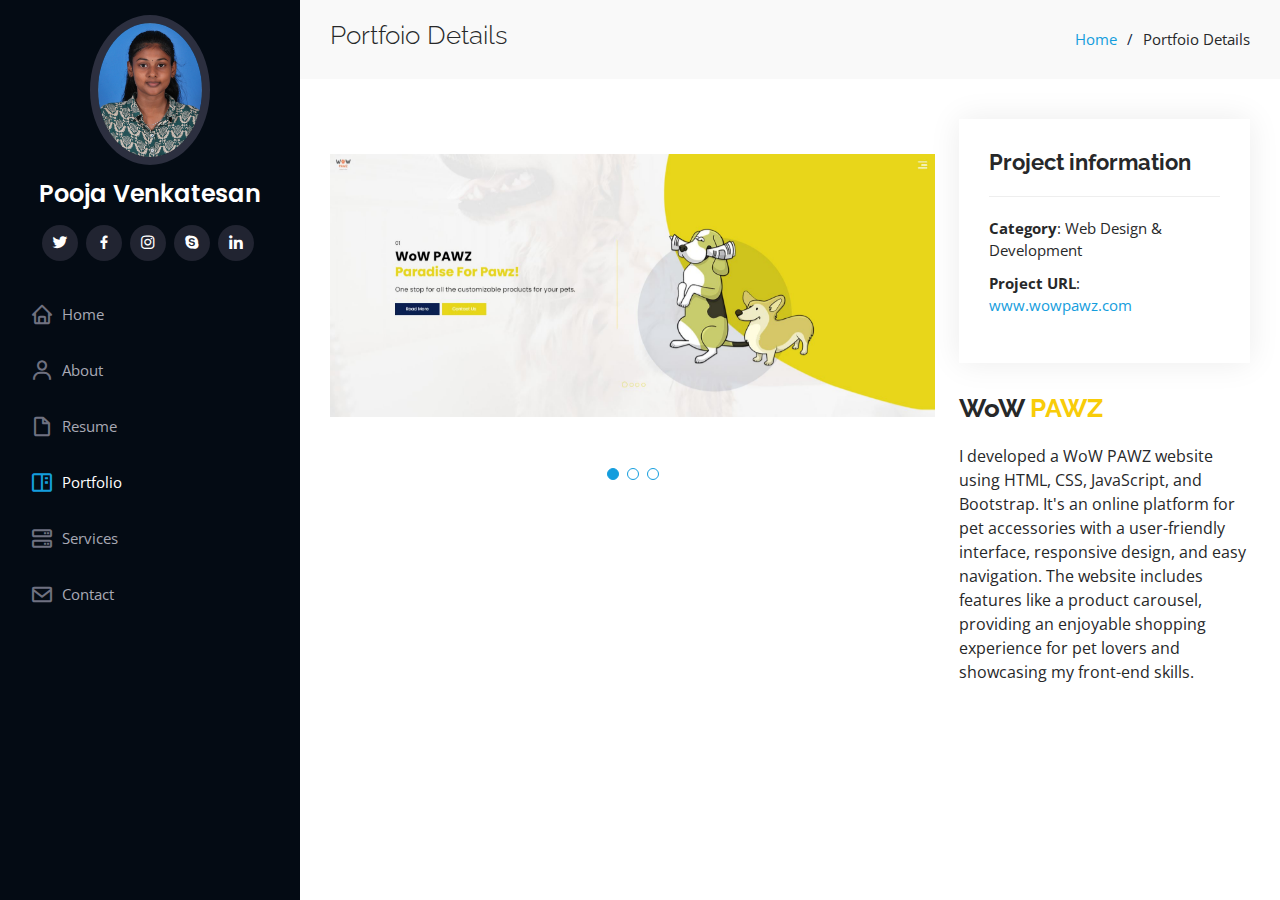
<file: portfolio-details.html>
<!DOCTYPE html>
<html lang="en">

<head>
  <meta charset="utf-8">
  <meta content="width=device-width, initial-scale=1.0" name="viewport">

  <title>Portfolio Details</title>
  <meta content="" name="description">
  <meta content="" name="keywords">

  <!-- Favicons -->
  <link href="assets/img/favicon.png" rel="icon">
  <link href="assets/img/apple-touch-icon.png" rel="apple-touch-icon">

  <!-- Google Fonts -->
  <link href="https://fonts.googleapis.com/css?family=Open+Sans:300,300i,400,400i,600,600i,700,700i|Raleway:300,300i,400,400i,500,500i,600,600i,700,700i|Poppins:300,300i,400,400i,500,500i,600,600i,700,700i" rel="stylesheet">

  <!-- Vendor CSS Files -->
  <link href="assets/vendor/aos/aos.css" rel="stylesheet">
  <link href="assets/vendor/bootstrap/css/bootstrap.min.css" rel="stylesheet">
  <link href="assets/vendor/bootstrap-icons/bootstrap-icons.css" rel="stylesheet">
  <link href="assets/vendor/boxicons/css/boxicons.min.css" rel="stylesheet">
  <link href="assets/vendor/glightbox/css/glightbox.min.css" rel="stylesheet">
  <link href="assets/vendor/swiper/swiper-bundle.min.css" rel="stylesheet">

  <!-- Template Main CSS File -->
  <link href="assets/css/style.css" rel="stylesheet">

  <!-- =======================================================
  * Template Name: iPortfolio
  * Updated: May 30 2023 with Bootstrap v5.3.0
  * Template URL: https://bootstrapmade.com/iportfolio-bootstrap-portfolio-websites-template/
  * Author: BootstrapMade.com
  * License: https://bootstrapmade.com/license/
  ======================================================== -->
</head>

<body>

  <!-- ======= Mobile nav toggle button ======= -->
  <i class="bi bi-list mobile-nav-toggle d-xl-none"></i>

  <!-- ======= Header ======= -->
  <header id="header">
    <div class="d-flex flex-column">

      <div class="profile">
        <img src="assets/img/profile-img.jpg" alt="" class="img-fluid rounded-circle">
        <h1 class="text-light"><a href="index.html">Pooja Venkatesan</a></h1>
        <div class="social-links mt-3 text-center">
          <a href="#" class="twitter"><i class="bx bxl-twitter"></i></a>
          <a href="#" class="facebook"><i class="bx bxl-facebook"></i></a>
          <a href="#" class="instagram"><i class="bx bxl-instagram"></i></a>
          <a href="#" class="google-plus"><i class="bx bxl-skype"></i></a>
          <a href="#" class="linkedin"><i class="bx bxl-linkedin"></i></a>
        </div>
      </div>

      <nav id="navbar" class="nav-menu navbar">
        <ul>
          <li><a href="index.html" class="nav-link scrollto"><i class="bx bx-home"></i> <span>Home</span></a></li>
          <li><a href="#about" class="nav-link scrollto"><i class="bx bx-user"></i> <span>About</span></a></li>
          <li><a href="#resume" class="nav-link scrollto"><i class="bx bx-file-blank"></i> <span>Resume</span></a></li>
          <li><a href="#portfolio" class="nav-link scrollto active"><i class="bx bx-book-content"></i> <span>Portfolio</span></a></li>
          <li><a href="#services" class="nav-link scrollto"><i class="bx bx-server"></i> <span>Services</span></a></li>
          <li><a href="#contact" class="nav-link scrollto"><i class="bx bx-envelope"></i> <span>Contact</span></a></li>
        </ul>
      </nav><!-- .nav-menu -->
    </div>
  </header><!-- End Header -->

  <main id="main">

    <!-- ======= Breadcrumbs ======= -->
    <section id="breadcrumbs" class="breadcrumbs">
      <div class="container">

        <div class="d-flex justify-content-between align-items-center">
          <h2>Portfoio Details</h2>
          <ol>
            <li><a href="index.html">Home</a></li>
            <li>Portfoio Details</li>
          </ol>
        </div>

      </div>
    </section><!-- End Breadcrumbs -->

    <!-- ======= Portfolio Details Section ======= -->
    <section id="portfolio-details" class="portfolio-details">
      <div class="container">

        <div class="row gy-4">

          <div class="col-lg-8">
            <div class="portfolio-details-slider swiper">
              <div class="swiper-wrapper align-items-center">

                <div class="swiper-slide">
                  <img src="assets/img/portfolio/portfolio-details-1.jpg" alt="">
                </div>

                <div class="swiper-slide">
                  <img src="assets/img/portfolio/portfolio-details-2.jpg" alt="">
                </div>

                <div class="swiper-slide">
                  <img src="assets/img/portfolio/portfolio-details-3.jpg" alt="">
                </div>

              </div>
              <div class="swiper-pagination"></div>
            </div>
          </div>

          <div class="col-lg-4">
            <div class="portfolio-info">
              <h3>Project information</h3>
              <ul>
                <li><strong>Category</strong>: Web Design & Development</li>
                <li><strong>Project URL</strong>: <a href="https://pooja-venkatesan.github.io/WoW-PAWZ-/">www.wowpawz.com</a></li>
              </ul>
            </div>
            <div class="portfolio-description">
              <h2>WoW <span style="color: rgb(248, 204, 9);">PAWZ</span></h2>
              <p>  I developed a WoW PAWZ website using HTML, CSS, JavaScript, and Bootstrap. It's an online platform for pet accessories with a user-friendly interface, responsive design, and easy navigation. The website includes features like a product carousel, providing an enjoyable shopping experience for pet lovers and showcasing my front-end skills.
              </p>
            </div>
          </div>

        </div>

      </div>
    </section><!-- End Portfolio Details Section -->

  </main><!-- End #main -->

  <!-- ======= Footer ======= -->
  <footer id="footer">
    <div class="container">
      
      <div class="credits">
        <!-- All the links in the footer should remain intact. -->
        <!-- You can delete the links only if you purchased the pro version. -->
        <!-- Licensing information: https://bootstrapmade.com/license/ -->
        <!-- Purchase the pro version with working PHP/AJAX contact form: https://bootstrapmade.com/iportfolio-bootstrap-portfolio-websites-template/ -->
        
      </div>
    </div>
  </footer><!-- End  Footer -->

  <a href="#" class="back-to-top d-flex align-items-center justify-content-center"><i class="bi bi-arrow-up-short"></i></a>

  <!-- Vendor JS Files -->
  <script src="assets/vendor/purecounter/purecounter_vanilla.js"></script>
  <script src="assets/vendor/aos/aos.js"></script>
  <script src="assets/vendor/bootstrap/js/bootstrap.bundle.min.js"></script>
  <script src="assets/vendor/glightbox/js/glightbox.min.js"></script>
  <script src="assets/vendor/isotope-layout/isotope.pkgd.min.js"></script>
  <script src="assets/vendor/swiper/swiper-bundle.min.js"></script>
  <script src="assets/vendor/typed.js/typed.umd.js"></script>
  <script src="assets/vendor/waypoints/noframework.waypoints.js"></script>
  <script src="assets/vendor/php-email-form/validate.js"></script>

  <!-- Template Main JS File -->
  <script src="assets/js/main.js"></script>

</body>

</html>
</file>
<file: assets/css/style.css>
/**
* Template Name: iPortfolio
* Updated: May 30 2023 with Bootstrap v5.3.0
* Template URL: https://bootstrapmade.com/iportfolio-bootstrap-portfolio-websites-template/
* Author: BootstrapMade.com
* License: https://bootstrapmade.com/license/
*/

/*--------------------------------------------------------------
# General
--------------------------------------------------------------*/
body {
  font-family: "Open Sans", sans-serif;
  color: #272829;
}

a {
  color: #149ddd;
  text-decoration: none;
}

a:hover {
  color: #37b3ed;
  text-decoration: none;
}

h1,
h2,
h3,
h4,
h5,
h6 {
  font-family: "Raleway", sans-serif;
}

/*--------------------------------------------------------------
# Back to top button
--------------------------------------------------------------*/
.back-to-top {
  position: fixed;
  visibility: hidden;
  opacity: 0;
  right: 15px;
  bottom: 15px;
  z-index: 996;
  background: #149ddd;
  width: 40px;
  height: 40px;
  border-radius: 50px;
  transition: all 0.4s;
}

.back-to-top i {
  font-size: 28px;
  color: #fff;
  line-height: 0;
}

.back-to-top:hover {
  background: #2eafec;
  color: #fff;
}

.back-to-top.active {
  visibility: visible;
  opacity: 1;
}

/*--------------------------------------------------------------
# Header
--------------------------------------------------------------*/
#header {
  position: fixed;
  top: 0;
  left: 0;
  bottom: 0;
  width: 300px;
  transition: all ease-in-out 0.5s;
  z-index: 9997;
  transition: all 0.5s;
  padding: 0 15px;
  background: #040b14;
  overflow-y: auto;
}

#header .profile img {
  margin: 15px auto;
  display: block;
  width: 120px;
  border: 8px solid #2c2f3f;
}

#header .profile h1 {
  font-size: 24px;
  margin: 0;
  padding: 0;
  font-weight: 600;
  -moz-text-align-last: center;
  text-align-last: center;
  font-family: "Poppins", sans-serif;
}

#header .profile h1 a,
#header .profile h1 a:hover {
  color: #fff;
  text-decoration: none;
}

#header .profile .social-links a {
  font-size: 18px;
  display: inline-block;
  background: #212431;
  color: #fff;
  line-height: 1;
  padding: 8px 0;
  margin-right: 4px;
  border-radius: 50%;
  text-align: center;
  width: 36px;
  height: 36px;
  transition: 0.3s;
}

#header .profile .social-links a:hover {
  background: #149ddd;
  color: #fff;
  text-decoration: none;
}

#main {
  margin-left: 300px;
}

.container,
.container-fluid {
  padding-left: 30px;
  padding-right: 30px;
}

@media (max-width: 1199px) {
  #header {
    left: -300px;
  }

  #main {
    margin-left: 0;
  }

  .container,
  .container-fluid {
    padding-left: 12px;
    padding-right: 12px;
  }
}

/*--------------------------------------------------------------
# Navigation Menu
--------------------------------------------------------------*/
/* Desktop Navigation */
.nav-menu {
  padding: 30px 0 0 0;
}

.nav-menu * {
  margin: 0;
  padding: 0;
  list-style: none;
}

.nav-menu>ul>li {
  position: relative;
  white-space: nowrap;
}

.nav-menu a,
.nav-menu a:focus {
  display: flex;
  align-items: center;
  color: #a8a9b4;
  padding: 12px 15px;
  margin-bottom: 8px;
  transition: 0.3s;
  font-size: 15px;
}

.nav-menu a i,
.nav-menu a:focus i {
  font-size: 24px;
  padding-right: 8px;
  color: #6f7180;
}

.nav-menu a:hover,
.nav-menu .active,
.nav-menu .active:focus,
.nav-menu li:hover>a {
  text-decoration: none;
  color: #fff;
}

.nav-menu a:hover i,
.nav-menu .active i,
.nav-menu .active:focus i,
.nav-menu li:hover>a i {
  color: #149ddd;
}

/* Mobile Navigation */
.mobile-nav-toggle {
  position: fixed;
  right: 15px;
  top: 15px;
  z-index: 9998;
  border: 0;
  font-size: 24px;
  transition: all 0.4s;
  outline: none !important;
  background-color: #149ddd;
  color: #fff;
  width: 40px;
  height: 40px;
  display: inline-flex;
  align-items: center;
  justify-content: center;
  line-height: 0;
  border-radius: 50px;
  cursor: pointer;
}

.mobile-nav-active {
  overflow: hidden;
}

.mobile-nav-active #header {
  left: 0;
}

/*--------------------------------------------------------------
# Hero Section
--------------------------------------------------------------*/
#hero {
  width: 100%;
  height: 100vh;
  background: url("../img/pxfuel.jpg") top center;
  background-size:cover;
  background-repeat: no-repeat;
  background-color: #272829;
}

#hero:before {
  content: "";
  background: rgba(5, 13, 24, 0.3);
  position: absolute;
  bottom: 0;
  top: 0;
  left: 0;
  right: 0;
  z-index: 1;
}

#hero .hero-container {
  position: relative;
  z-index: 2;
  min-width: 300px;
}

#hero h1 {
  margin: 0 0 10px 0;
  font-size: 64px;
  font-weight: 700;
  line-height: 56px;
  color: #fff;
}

#hero p {
  color: #fff;
  margin-bottom: 50px;
  font-size: 26px;
  font-family: "Poppins", sans-serif;
}

#hero p span {
  color: #fff;
  padding-bottom: 4px;
  letter-spacing: 1px;
  border-bottom: 3px solid #149ddd;
}

@media (min-width: 1024px) {
  #hero {
    background-attachment: fixed;
  }
}

@media (max-width: 768px) {
  #hero h1 {
    font-size: 28px;
    line-height: 36px;
  }

  #hero h2 {
    font-size: 18px;
    line-height: 24px;
    margin-bottom: 30px;
  }
}

/*--------------------------------------------------------------
# Sections General
--------------------------------------------------------------*/
section {
  padding: 60px 0;
  overflow: hidden;
}

.section-bg {
  background: #f5f8fd;
}

.section-title {
  padding-bottom: 30px;
}

.section-title h2 {
  font-size: 32px;
  font-weight: bold;
  margin-bottom: 20px;
  padding-bottom: 20px;
  position: relative;
  color: #173b6c;
}

.section-title h2::after {
  content: "";
  position: absolute;
  display: block;
  width: 50px;
  height: 3px;
  background: #149ddd;
  bottom: 0;
  left: 0;
}

.section-title p {
  margin-bottom: 0;
}

/*--------------------------------------------------------------
# About
--------------------------------------------------------------*/
.about .content h3 {
  font-weight: 700;
  font-size: 26px;
  color: #173b6c;
}

.about .content ul {
  list-style: none;
  padding: 0;
}

.about .content ul li {
  margin-bottom: 20px;
  display: flex;
  align-items: center;
}

.about .content ul strong {
  margin-right: 10px;
}

.about .content ul i {
  font-size: 16px;
  margin-right: 5px;
  color: #149ddd;
  line-height: 0;
}

.about .content p:last-child {
  margin-bottom: 0;
}

/*--------------------------------------------------------------
# Facts
--------------------------------------------------------------*/
.facts {
  padding-bottom: 30px;
}

.facts .count-box {
  padding: 30px;
  width: 100%;
}

.facts .count-box i {
  display: block;
  font-size: 44px;
  color: #149ddd;
  float: left;
  line-height: 0;
}

.facts .count-box span {
  font-size: 48px;
  line-height: 40px;
  display: block;
  font-weight: 700;
  color: #050d18;
  margin-left: 60px;
}

.facts .count-box p {
  padding: 15px 0 0 0;
  margin: 0 0 0 60px;
  font-family: "Raleway", sans-serif;
  font-size: 14px;
  color: #122f57;
}

.facts .count-box a {
  font-weight: 600;
  display: block;
  margin-top: 20px;
  color: #122f57;
  font-size: 15px;
  font-family: "Poppins", sans-serif;
  transition: ease-in-out 0.3s;
}

.facts .count-box a:hover {
  color: #1f5297;
}

/*--------------------------------------------------------------
# Akills
--------------------------------------------------------------*/
.skills .progress {
  height: 60px;
  display: block;
  background: none;
  border-radius: 0;
}

.skills .progress .skill {
  padding: 0;
  margin: 0 0 6px 0;
  text-transform: uppercase;
  display: block;
  font-weight: 600;
  font-family: "Poppins", sans-serif;
  color: #050d18;
}

.skills .progress .skill .val {
  float: right;
  font-style: normal;
}

.skills .progress-bar-wrap {
  background: #dce8f8;
  height: 10px;
}

.skills .progress-bar {
  width: 1px;
  height: 10px;
  transition: 0.9s;
  background-color: #149ddd;
}

/*--------------------------------------------------------------
# Resume
--------------------------------------------------------------*/
.resume .resume-title {
  font-size: 26px;
  font-weight: 700;
  margin-top: 20px;
  margin-bottom: 20px;
  color: #050d18;
}

.resume .resume-item {
  padding: 0 0 20px 20px;
  margin-top: -2px;
  border-left: 2px solid #1f5297;
  position: relative;
}

.resume .resume-item h4 {
  line-height: 18px;
  font-size: 18px;
  font-weight: 600;
  text-transform: uppercase;
  font-family: "Poppins", sans-serif;
  color: #050d18;
  margin-bottom: 10px;
}

.resume .resume-item h5 {
  font-size: 16px;
  background: #e4edf9;
  padding: 5px 15px;
  display: inline-block;
  font-weight: 600;
  margin-bottom: 10px;
}

.resume .resume-item ul {
  padding-left: 20px;
}

.resume .resume-item ul li {
  padding-bottom: 10px;
}

.resume .resume-item:last-child {
  padding-bottom: 0;
}

.resume .resume-item::before {
  content: "";
  position: absolute;
  width: 16px;
  height: 16px;
  border-radius: 50px;
  left: -9px;
  top: 0;
  background: #fff;
  border: 2px solid #1f5297;
}

/*--------------------------------------------------------------
# Portfolio
--------------------------------------------------------------*/
.portfolio .portfolio-item {
  margin-bottom: 30px;
}

.portfolio #portfolio-flters {
  padding: 0;
  margin: 0 auto 35px auto;
  list-style: none;
  text-align: center;
  background: #fff;
  border-radius: 50px;
  padding: 2px 15px;
}

.portfolio #portfolio-flters li {
  cursor: pointer;
  display: inline-block;
  padding: 10px 15px 8px 15px;
  font-size: 14px;
  font-weight: 600;
  line-height: 1;
  text-transform: uppercase;
  color: #272829;
  margin-bottom: 5px;
  transition: all 0.3s ease-in-out;
}

.portfolio #portfolio-flters li:hover,
.portfolio #portfolio-flters li.filter-active {
  color: #149ddd;
}

.portfolio #portfolio-flters li:last-child {
  margin-right: 0;
}

.portfolio .portfolio-wrap {
  transition: 0.3s;
  position: relative;
  overflow: hidden;
  z-index: 1;
}

.portfolio .portfolio-wrap::before {
  content: "";
  background: rgba(255, 255, 255, 0.5);
  position: absolute;
  left: 0;
  right: 0;
  top: 0;
  bottom: 0;
  transition: all ease-in-out 0.3s;
  z-index: 2;
  opacity: 0;
}

.portfolio .portfolio-wrap .portfolio-links {
  opacity: 1;
  left: 0;
  right: 0;
  bottom: -60px;
  z-index: 3;
  position: absolute;
  transition: all ease-in-out 0.3s;
  display: flex;
  justify-content: center;
}

.portfolio .portfolio-wrap .portfolio-links a {
  color: #fff;
  font-size: 28px;
  text-align: center;
  background: rgba(20, 157, 221, 0.75);
  transition: 0.3s;
  width: 50%;
}

.portfolio .portfolio-wrap .portfolio-links a:hover {
  background: rgba(20, 157, 221, 0.95);
}

.portfolio .portfolio-wrap .portfolio-links a+a {
  border-left: 1px solid #37b3ed;
}

.portfolio .portfolio-wrap:hover::before {
  top: 0;
  left: 0;
  right: 0;
  bottom: 0;
  opacity: 1;
}

.portfolio .portfolio-wrap:hover .portfolio-links {
  opacity: 1;
  bottom: 0;
}

/*--------------------------------------------------------------
# Portfolio Details
--------------------------------------------------------------*/
.portfolio-details {
  padding-top: 40px;
}

.portfolio-details .portfolio-details-slider img {
  width: 100%;
}

.portfolio-details .portfolio-details-slider .swiper-pagination {
  margin-top: 20px;
  position: relative;
}

.portfolio-details .portfolio-details-slider .swiper-pagination .swiper-pagination-bullet {
  width: 12px;
  height: 12px;
  background-color: #fff;
  opacity: 1;
  border: 1px solid #149ddd;
}

.portfolio-details .portfolio-details-slider .swiper-pagination .swiper-pagination-bullet-active {
  background-color: #149ddd;
}

.portfolio-details .portfolio-info {
  padding: 30px;
  box-shadow: 0px 0 30px rgba(5, 13, 24, 0.08);
}

.portfolio-details .portfolio-info h3 {
  font-size: 22px;
  font-weight: 700;
  margin-bottom: 20px;
  padding-bottom: 20px;
  border-bottom: 1px solid #eee;
}

.portfolio-details .portfolio-info ul {
  list-style: none;
  padding: 0;
  font-size: 15px;
}

.portfolio-details .portfolio-info ul li+li {
  margin-top: 10px;
}

.portfolio-details .portfolio-description {
  padding-top: 30px;
}

.portfolio-details .portfolio-description h2 {
  font-size: 26px;
  font-weight: 700;
  margin-bottom: 20px;
}

.portfolio-details .portfolio-description p {
  padding: 0;
}

/*--------------------------------------------------------------
# Services
--------------------------------------------------------------*/
.services .icon-box {
  margin-bottom: 20px;
}

.services .icon {
  float: left;
  display: flex;
  align-items: center;
  justify-content: center;
  width: 54px;
  height: 54px;
  background: #149ddd;
  border-radius: 50%;
  transition: 0.5s;
  border: 1px solid #149ddd;
}

.services .icon i {
  color: #fff;
  font-size: 24px;
  line-height: 0;
}

.services .icon-box:hover .icon {
  background: #fff;
}

.services .icon-box:hover .icon i {
  color: #149ddd;
}

.services .title {
  margin-left: 80px;
  font-weight: 700;
  margin-bottom: 15px;
  font-size: 18px;
}

.services .title a {
  color: #343a40;
}

.services .title a:hover {
  color: #149ddd;
}

.services .description {
  margin-left: 80px;
  line-height: 24px;
  font-size: 14px;
}

/*--------------------------------------------------------------
# Testimonials
--------------------------------------------------------------*/
.testimonials .testimonials-carousel,
.testimonials .testimonials-slider {
  overflow: hidden;
}

.testimonials .testimonial-item {
  box-sizing: content-box;
  text-align: center;
  min-height: 320px;
}

.testimonials .testimonial-item .testimonial-img {
  width: 90px;
  border-radius: 50%;
  margin: 0 auto;
}

.testimonials .testimonial-item h3 {
  font-size: 18px;
  font-weight: bold;
  margin: 10px 0 5px 0;
  color: #111;
}

.testimonials .testimonial-item h4 {
  font-size: 14px;
  color: #999;
  margin: 0;
}

.testimonials .testimonial-item .quote-icon-left,
.testimonials .testimonial-item .quote-icon-right {
  color: #c3e8fa;
  font-size: 26px;
}

.testimonials .testimonial-item .quote-icon-left {
  display: inline-block;
  left: -5px;
  position: relative;
}

.testimonials .testimonial-item .quote-icon-right {
  display: inline-block;
  right: -5px;
  position: relative;
  top: 10px;
}

.testimonials .testimonial-item p {
  font-style: italic;
  margin: 0 15px 15px 15px;
  padding: 20px;
  background: #fff;
  position: relative;
  margin-bottom: 35px;
  border-radius: 6px;
  box-shadow: 0px 2px 15px rgba(0, 0, 0, 0.1);
}

.testimonials .testimonial-item p::after {
  content: "";
  width: 0;
  height: 0;
  border-top: 20px solid #fff;
  border-right: 20px solid transparent;
  border-left: 20px solid transparent;
  position: absolute;
  bottom: -20px;
  left: calc(50% - 20px);
}

.testimonials .swiper-pagination {
  margin-top: 20px;
  position: relative;
}

.testimonials .swiper-pagination .swiper-pagination-bullet {
  width: 12px;
  height: 12px;
  background-color: #fff;
  opacity: 1;
  border: 1px solid #149ddd;
}

.testimonials .swiper-pagination .swiper-pagination-bullet-active {
  background-color: #149ddd;
}

/*--------------------------------------------------------------
# Contact
--------------------------------------------------------------*/
.contact {
  padding-bottom: 130px;
}

.contact .info {
  padding: 30px;
  background: #fff;
  width: 100%;
  box-shadow: 0 0 24px 0 rgba(0, 0, 0, 0.12);
}

.contact .info i {
  font-size: 20px;
  color: #149ddd;
  float: left;
  width: 44px;
  height: 44px;
  background: #dff3fc;
  display: flex;
  justify-content: center;
  align-items: center;
  border-radius: 50px;
  transition: all 0.3s ease-in-out;
}

.contact .info h4 {
  padding: 0 0 0 60px;
  font-size: 22px;
  font-weight: 600;
  margin-bottom: 5px;
  color: #050d18;
}

.contact .info p {
  padding: 0 0 10px 60px;
  margin-bottom: 20px;
  font-size: 14px;
  color: #173b6c;
}

.contact .info .email p {
  padding-top: 5px;
}

.contact .info .social-links {
  padding-left: 60px;
}

.contact .info .social-links a {
  font-size: 18px;
  display: inline-block;
  background: #333;
  color: #fff;
  line-height: 1;
  padding: 8px 0;
  border-radius: 50%;
  text-align: center;
  width: 36px;
  height: 36px;
  transition: 0.3s;
  margin-right: 10px;
}

.contact .info .social-links a:hover {
  background: #149ddd;
  color: #fff;
}

.contact .info .email:hover i,
.contact .info .address:hover i,
.contact .info .phone:hover i {
  background: #149ddd;
  color: #fff;
}

.contact .php-email-form {
  width: 100%;
  padding: 30px;
  background: #fff;
  box-shadow: 0 0 24px 0 rgba(0, 0, 0, 0.12);
}

.contact .php-email-form .form-group {
  padding-bottom: 8px;
}

.contact .php-email-form .validate {
  display: none;
  color: red;
  margin: 0 0 15px 0;
  font-weight: 400;
  font-size: 13px;
}

.contact .php-email-form .error-message {
  display: none;
  color: #fff;
  background: #ed3c0d;
  text-align: left;
  padding: 15px;
  font-weight: 600;
}

.contact .php-email-form .error-message br+br {
  margin-top: 25px;
}

.contact .php-email-form .sent-message {
  display: none;
  color: #fff;
  background: #18d26e;
  text-align: center;
  padding: 15px;
  font-weight: 600;
}

.contact .php-email-form .loading {
  display: none;
  background: #fff;
  text-align: center;
  padding: 15px;
}

.contact .php-email-form .loading:before {
  content: "";
  display: inline-block;
  border-radius: 50%;
  width: 24px;
  height: 24px;
  margin: 0 10px -6px 0;
  border: 3px solid #18d26e;
  border-top-color: #eee;
  animation: animate-loading 1s linear infinite;
}

.contact .php-email-form .form-group {
  margin-bottom: 15px;
}

.contact .php-email-form label {
  padding-bottom: 8px;
}

.contact .php-email-form input,
.contact .php-email-form textarea {
  border-radius: 0;
  box-shadow: none;
  font-size: 14px;
}

.contact .php-email-form input {
  height: 44px;
}

.contact .php-email-form textarea {
  padding: 10px 15px;
}

.contact .php-email-form button[type=submit] {
  background: #149ddd;
  border: 0;
  padding: 10px 24px;
  color: #fff;
  transition: 0.4s;
  border-radius: 4px;
}

.contact .php-email-form button[type=submit]:hover {
  background: #37b3ed;
}

@keyframes animate-loading {
  0% {
    transform: rotate(0deg);
  }

  100% {
    transform: rotate(360deg);
  }
}

/*--------------------------------------------------------------
# Breadcrumbs
--------------------------------------------------------------*/
.breadcrumbs {
  padding: 20px 0;
  background: #f9f9f9;
}

.breadcrumbs h2 {
  font-size: 26px;
  font-weight: 300;
}

.breadcrumbs ol {
  display: flex;
  flex-wrap: wrap;
  list-style: none;
  padding: 0;
  margin: 0;
  font-size: 15px;
}

.breadcrumbs ol li+li {
  padding-left: 10px;
}

.breadcrumbs ol li+li::before {
  display: inline-block;
  padding-right: 10px;
  color: #0e2442;
  content: "/";
}

@media (max-width: 768px) {
  .breadcrumbs .d-flex {
    display: block !important;
  }

  .breadcrumbs ol {
    display: block;
  }

  .breadcrumbs ol li {
    display: inline-block;
  }
}

/*--------------------------------------------------------------
# Footer
--------------------------------------------------------------*/
#footer {
  padding: 15px;
  color: #f4f6fd;
  font-size: 14px;
  position: fixed;
  left: 0;
  bottom: 0;
  width: 300px;
  z-index: 9999;
  background: #040b14;
}

#footer .copyright {
  text-align: center;
}

#footer .credits {
  padding-top: 5px;
  text-align: center;
  font-size: 13px;
  color: #eaebf0;
}

@media (max-width: 1199px) {
  #footer {
    position: static;
    width: auto;
    padding-right: 20px 15px;
  }
}
</file>
